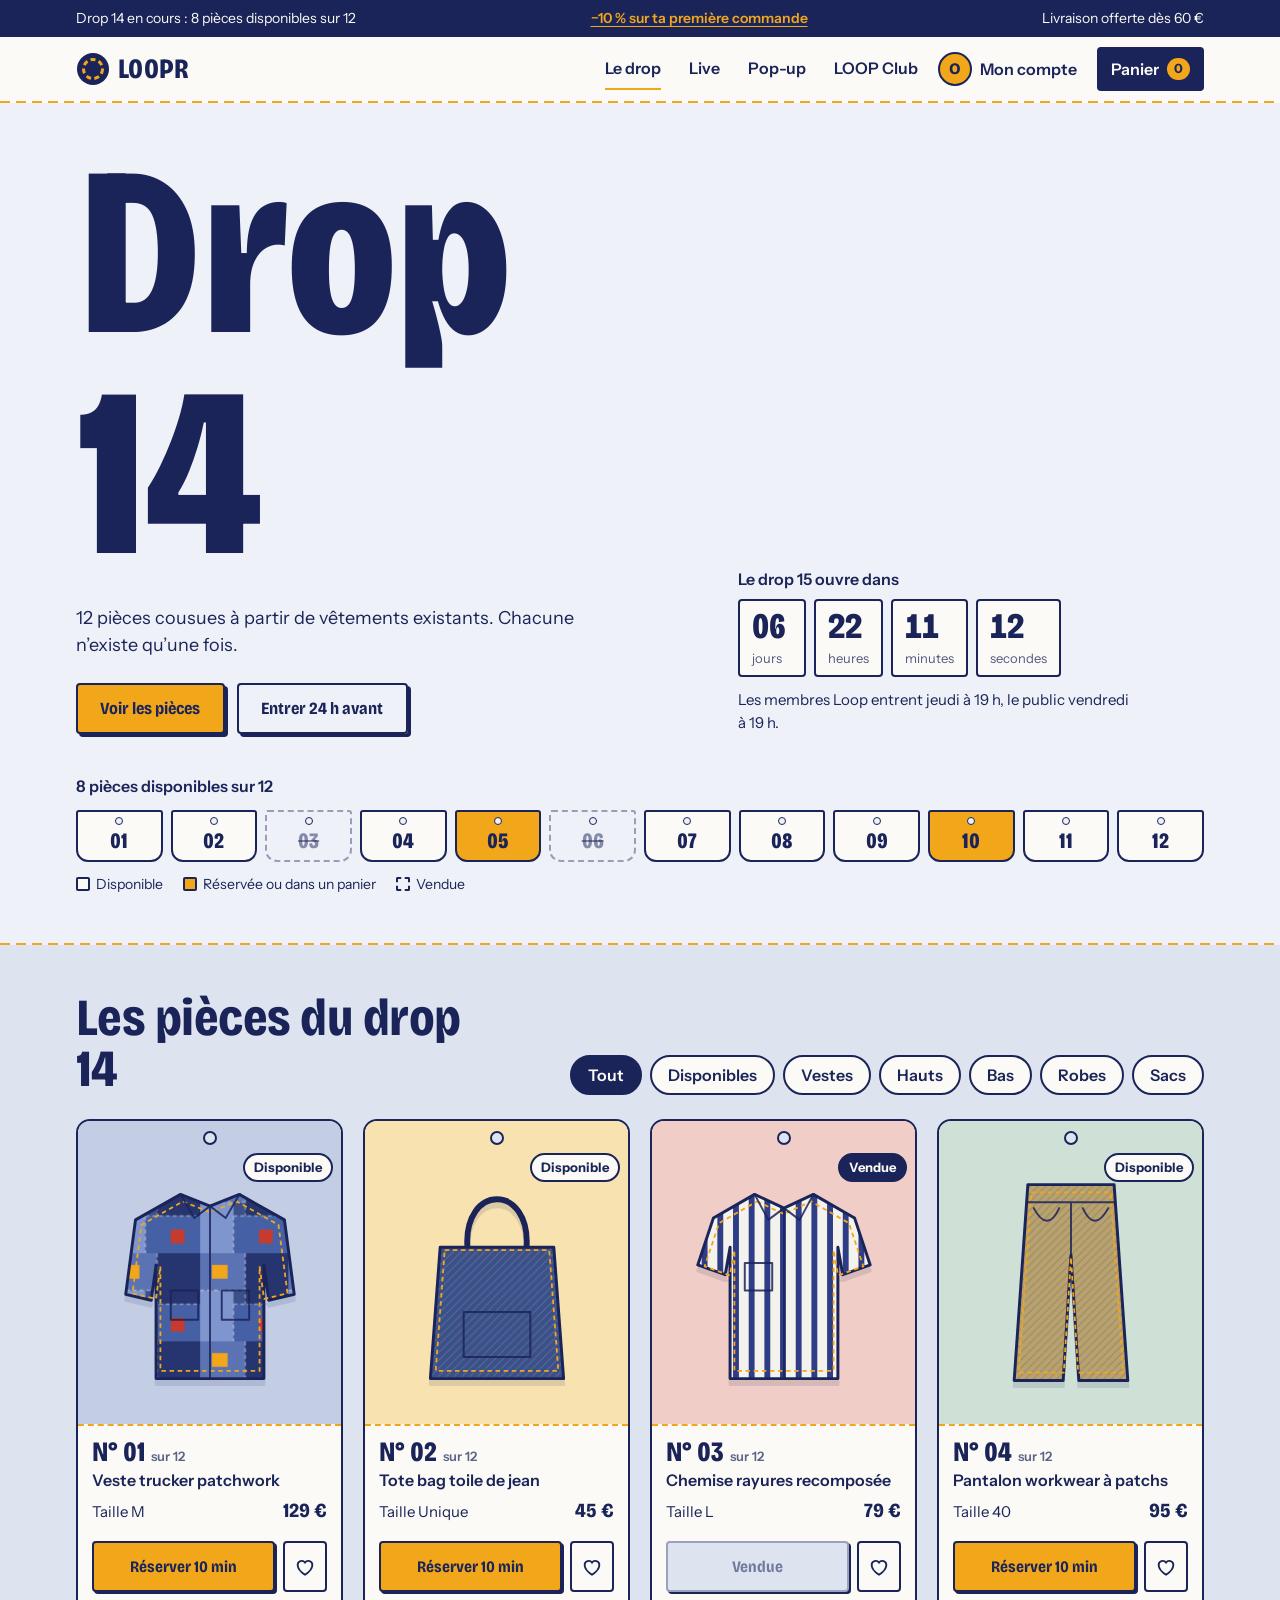
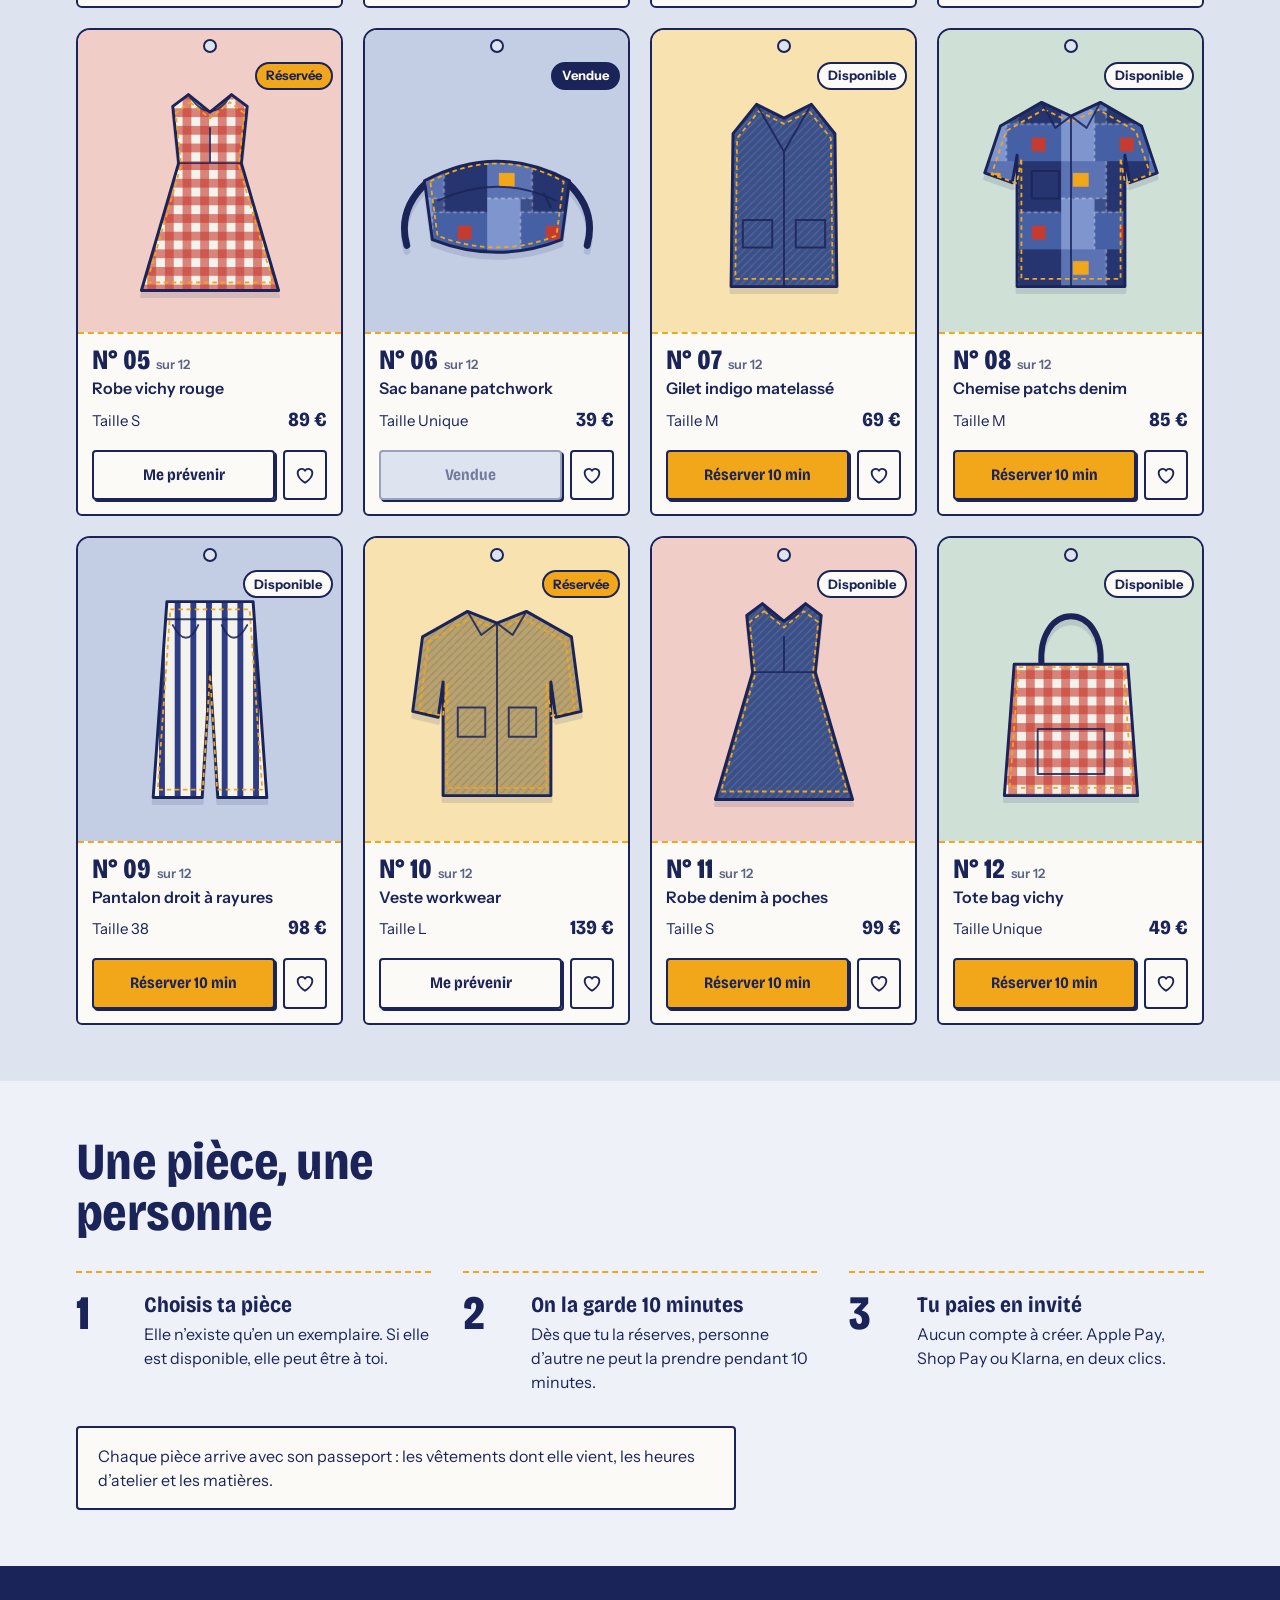
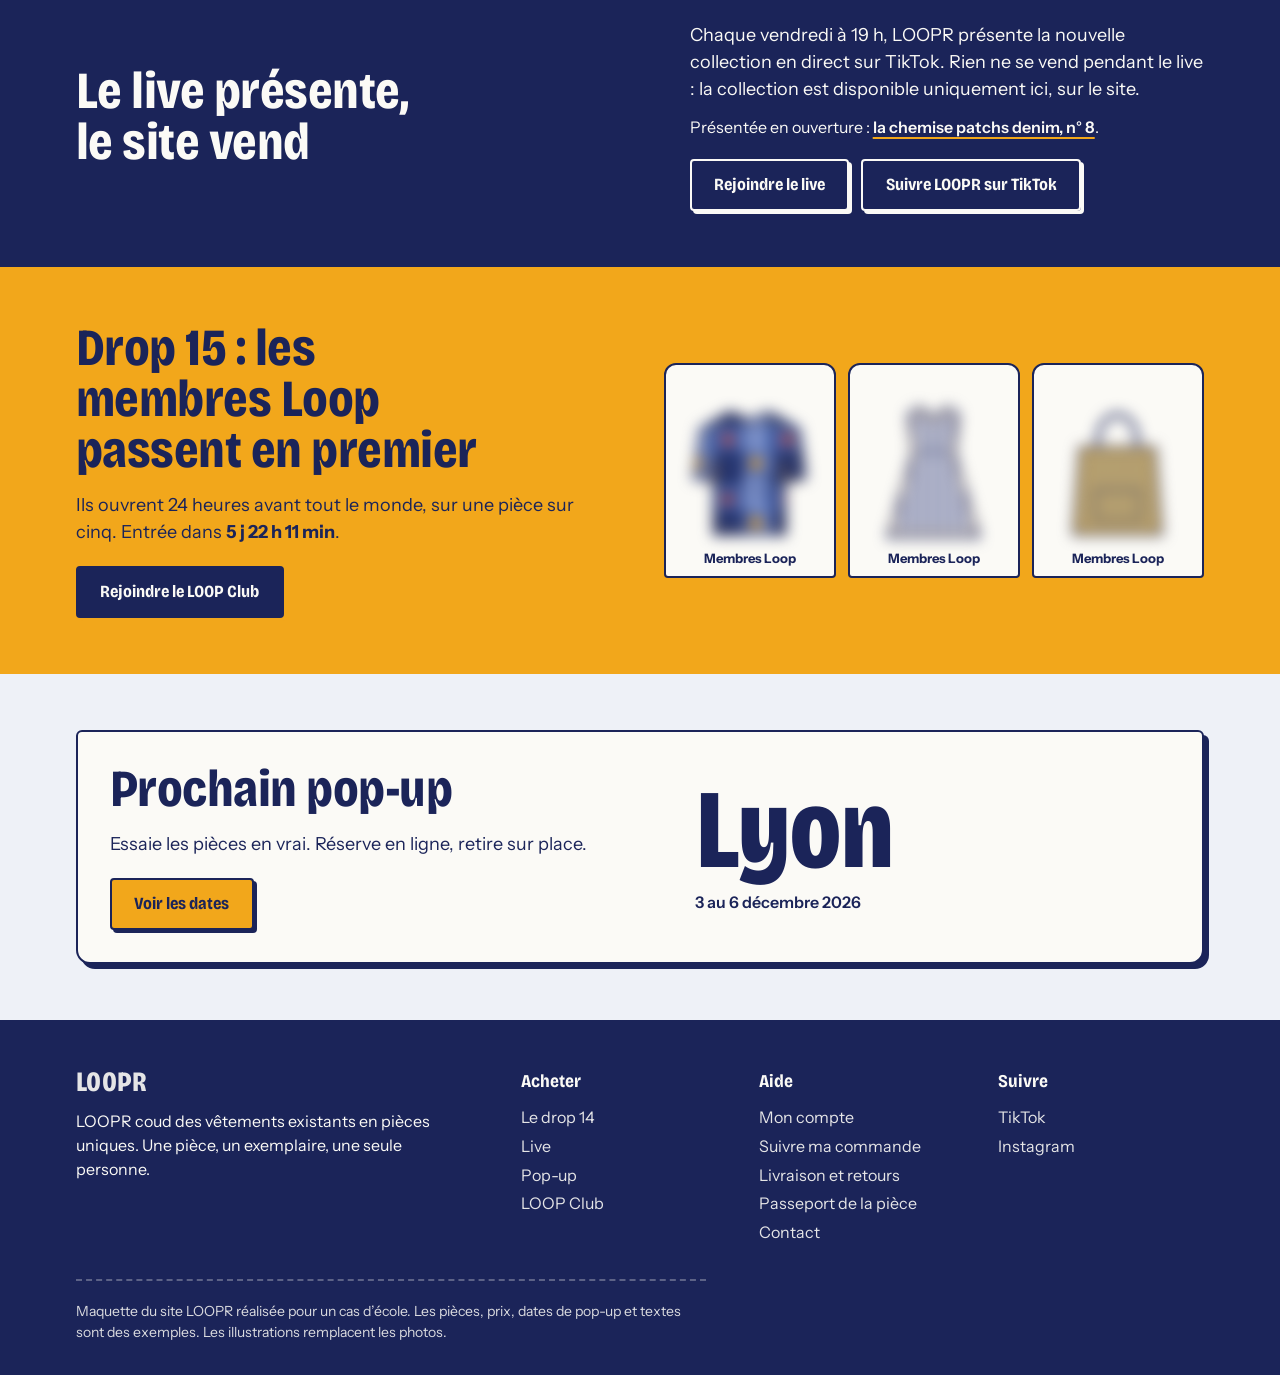
<file: index.html>
<!DOCTYPE html>
<html lang="fr">
<head>
  <meta charset="utf-8">
  <meta name="viewport" content="width=device-width, initial-scale=1">
  <title>LOOPR | Pièces uniques cousues à partir de vêtements existants</title>
  <meta name="description" content="Chaque semaine, un drop de pièces uniques refaites à partir de vêtements existants. Une pièce, un exemplaire.">
  <meta name="theme-color" content="#1b2459">
  <link rel="icon" href="assets/favicon.svg" type="image/svg+xml">
  <link rel="preload" href="assets/fonts/bricolage-grotesque-latin-wdth-normal.woff2" as="font" type="font/woff2" crossorigin>
  <link rel="stylesheet" href="assets/style.css">
</head>
<body data-page="home">
  <div id="site-header"></div>

  <main>
    <section class="hero">
      <div class="wrap">
        <div class="hero-grid">
          <div>
            <h1 class="display">Drop 14</h1>
            <p class="lead">12 pièces cousues à partir de vêtements existants. Chacune n’existe qu’une fois.</p>
            <div class="hero-actions">
              <a class="btn" href="#pieces">Voir les pièces</a>
              <a class="btn btn--ghost" href="club.html">Entrer 24 h avant</a>
            </div>
          </div>
          <div class="countdown-box">
            <p class="countdown-label">Le drop 15 ouvre dans</p>
            <div class="countdown" data-cd="public" data-cd-cells role="timer" aria-label="Compte à rebours avant le drop 15">
              <div class="cd-cell"><span class="cd-num">00</span><span class="cd-unit">jours</span></div>
              <div class="cd-cell"><span class="cd-num">00</span><span class="cd-unit">heures</span></div>
              <div class="cd-cell"><span class="cd-num">00</span><span class="cd-unit">minutes</span></div>
              <div class="cd-cell"><span class="cd-num">00</span><span class="cd-unit">secondes</span></div>
            </div>
            <p class="countdown-note">Les membres Loop entrent jeudi à 19 h, le public vendredi à 19 h.</p>
          </div>
        </div>

        <div class="slots">
          <p class="slots-title" id="slot-title">7 pièces disponibles sur 12</p>
          <div class="slot-row" id="slot-row"></div>
          <div class="slot-legend" aria-hidden="true">
            <span><i></i>Disponible</span>
            <span><i class="l-res"></i>Réservée ou dans un panier</span>
            <span><i class="l-sold"></i>Vendue</span>
          </div>
        </div>
      </div>
    </section>

    <div class="stitch"></div>

    <section class="shelf" id="pieces" aria-labelledby="pieces-title">
      <div class="wrap">
        <div class="shelf-head">
          <h2 class="h2" id="pieces-title">Les pièces du drop 14</h2>
          <div class="chips" id="chips" role="group" aria-label="Filtrer les pièces"></div>
        </div>
        <ul class="grid" id="grid"></ul>
      </div>
    </section>

    <section class="band" aria-labelledby="how-title">
      <div class="wrap">
        <h2 class="h2" id="how-title">Une pièce, une personne</h2>
        <ol class="how-grid">
          <li class="step">
            <span class="step-n">1</span>
            <div><h3>Choisis ta pièce</h3><p>Elle n’existe qu’en un exemplaire. Si elle est disponible, elle peut être à toi.</p></div>
          </li>
          <li class="step">
            <span class="step-n">2</span>
            <div><h3>On la garde 10 minutes</h3><p>Dès que tu la réserves, personne d’autre ne peut la prendre pendant 10 minutes.</p></div>
          </li>
          <li class="step">
            <span class="step-n">3</span>
            <div><h3>Tu paies en invité</h3><p>Aucun compte à créer. Apple Pay, Shop Pay ou Klarna, en deux clics.</p></div>
          </li>
        </ol>
        <p class="passport-note">Chaque pièce arrive avec son passeport : les vêtements dont elle vient, les heures d’atelier et les matières.</p>
      </div>
    </section>

    <section class="band live" aria-labelledby="live-title">
      <div class="wrap">
        <div class="live-grid">
          <div>
            <h2 class="h2" id="live-title">Le live présente, le site vend</h2>
          </div>
          <div>
            <p class="lead">Chaque vendredi à 19 h, LOOPR présente la nouvelle collection en direct sur TikTok. Rien ne se vend pendant le live : la collection est disponible uniquement ici, sur le site.</p>
            <p style="margin-top:.75rem">Présentée en ouverture : <a class="link" href="piece.html?p=8">la chemise patchs denim, n° 8</a>.</p>
            <p style="margin-top:1.25rem;display:flex;flex-wrap:wrap;gap:.75rem"><a class="btn btn--indigo" href="live.html">Rejoindre le live</a><a class="btn btn--ghost" href="#" data-soon>Suivre LOOPR sur TikTok</a></p>
          </div>
        </div>
      </div>
    </section>

    <section class="band next-drop" aria-labelledby="next-title">
      <div class="wrap">
        <div class="next-grid">
          <div>
            <h2 class="h2" id="next-title">Drop 15 : les membres Loop passent en premier</h2>
            <p class="lead" style="margin-top:1rem">Ils ouvrent 24 heures avant tout le monde, sur une pièce sur cinq. Entrée dans <b data-cd="member">0 j</b>.</p>
            <p style="margin-top:1.25rem"><a class="btn btn--indigo" href="club.html">Rejoindre le LOOP Club</a></p>
          </div>
          <div class="blurs" id="blurs" aria-label="Aperçu flouté de trois pièces du prochain drop"></div>
        </div>
      </div>
    </section>

    <section class="band popup-teaser" aria-labelledby="popup-title">
      <div class="wrap">
        <div class="popup-card">
          <div>
            <h2 class="h2" id="popup-title">Prochain pop-up</h2>
            <p class="lead" style="margin-top:1rem">Essaie les pièces en vrai. Réserve en ligne, retire sur place.</p>
            <p style="margin-top:1.25rem"><a class="btn" href="popup.html">Voir les dates</a></p>
          </div>
          <div>
            <p class="display city-big" id="popup-city">Lyon</p>
            <p style="margin-top:.5rem;font-weight:600" id="popup-dates">3 au 6 décembre 2026</p>
          </div>
        </div>
      </div>
    </section>
  </main>

  <div id="site-footer"></div>
  <script src="assets/data.js"></script>
  <script src="assets/app.js"></script>
</body>
</html>
</file>
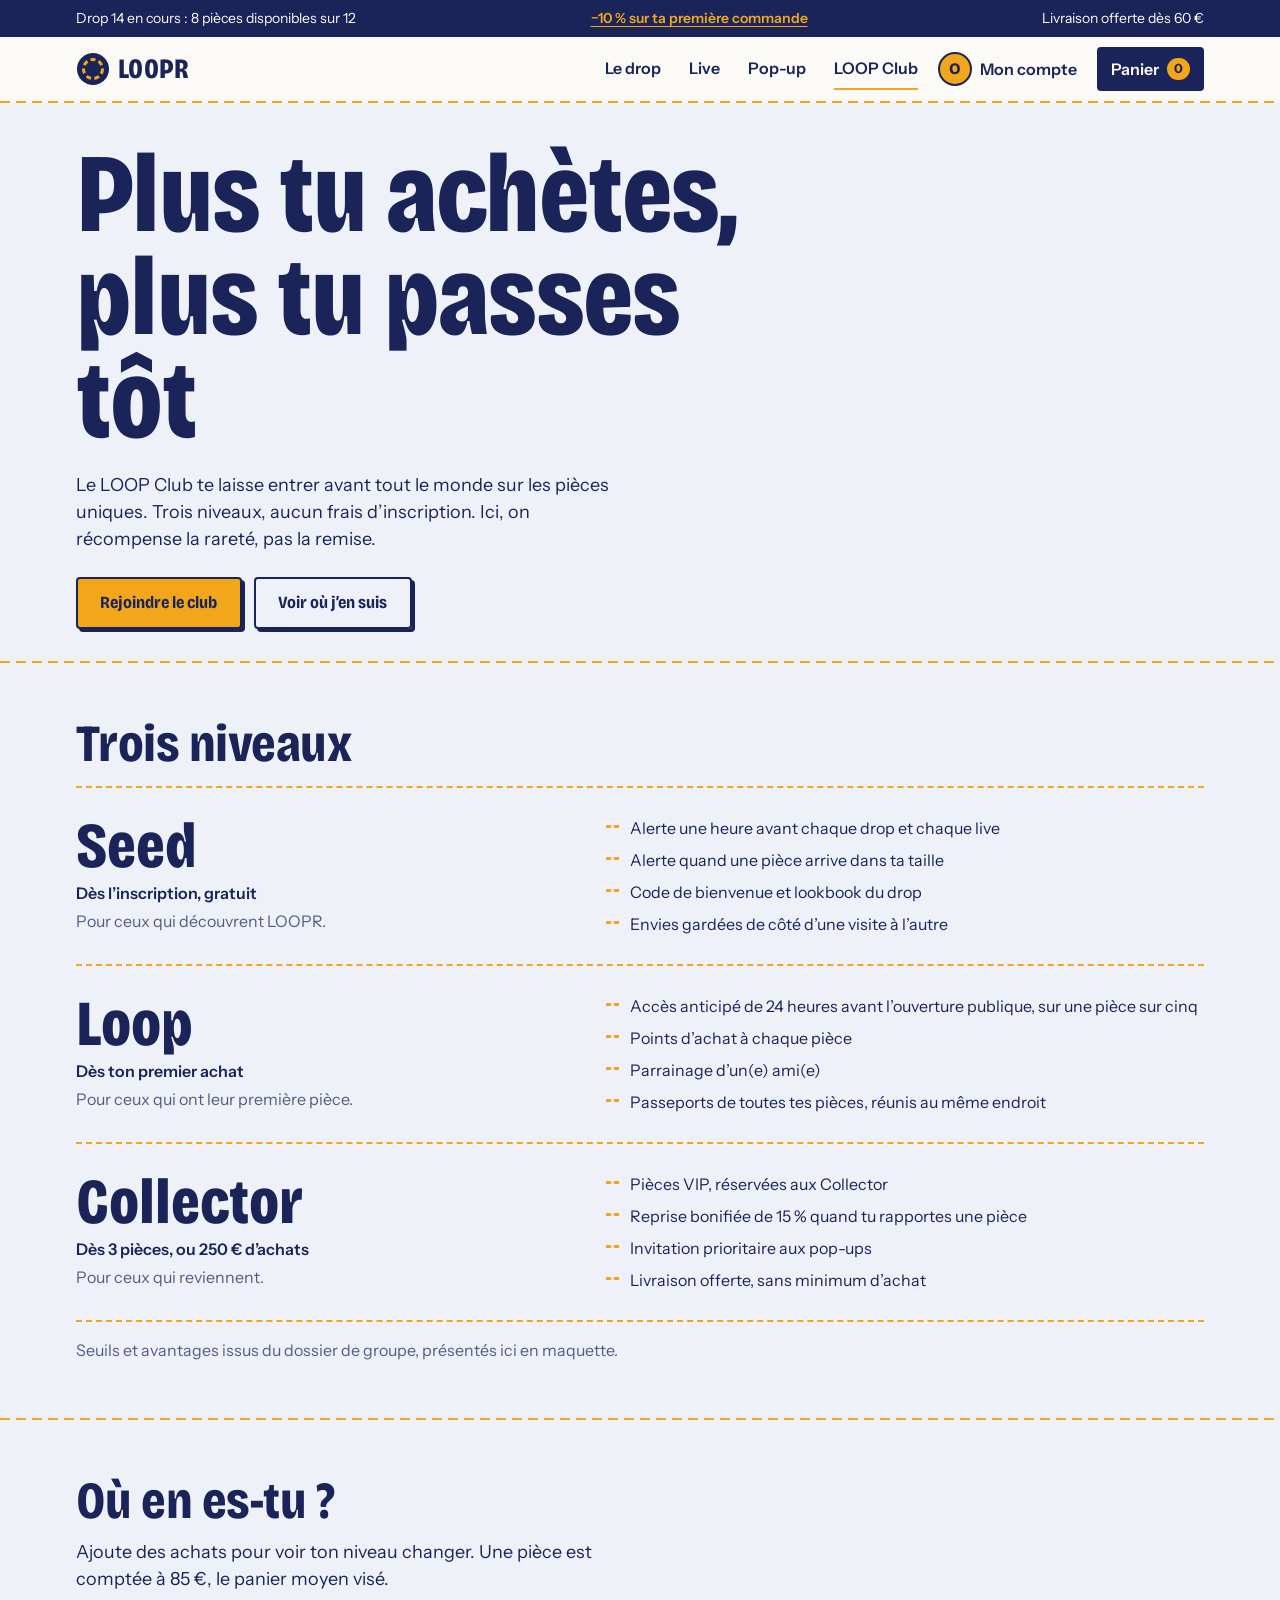
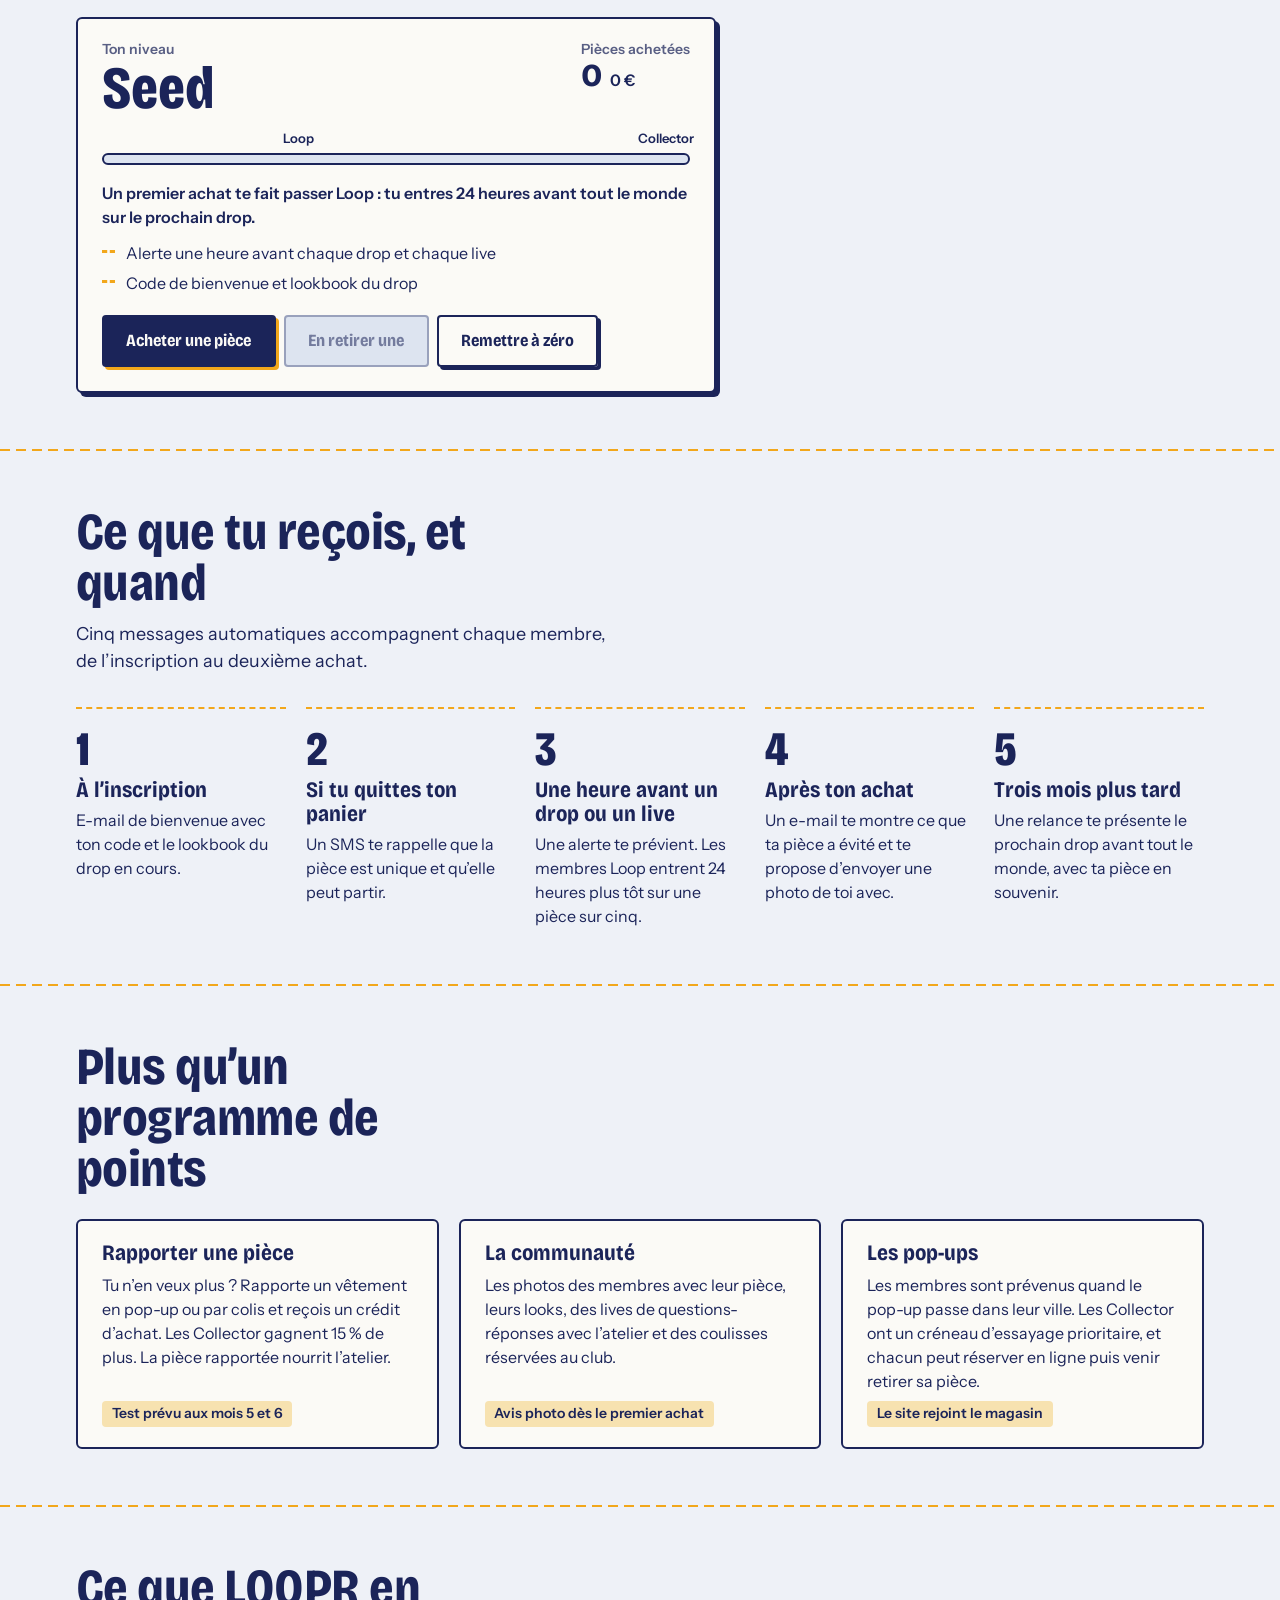
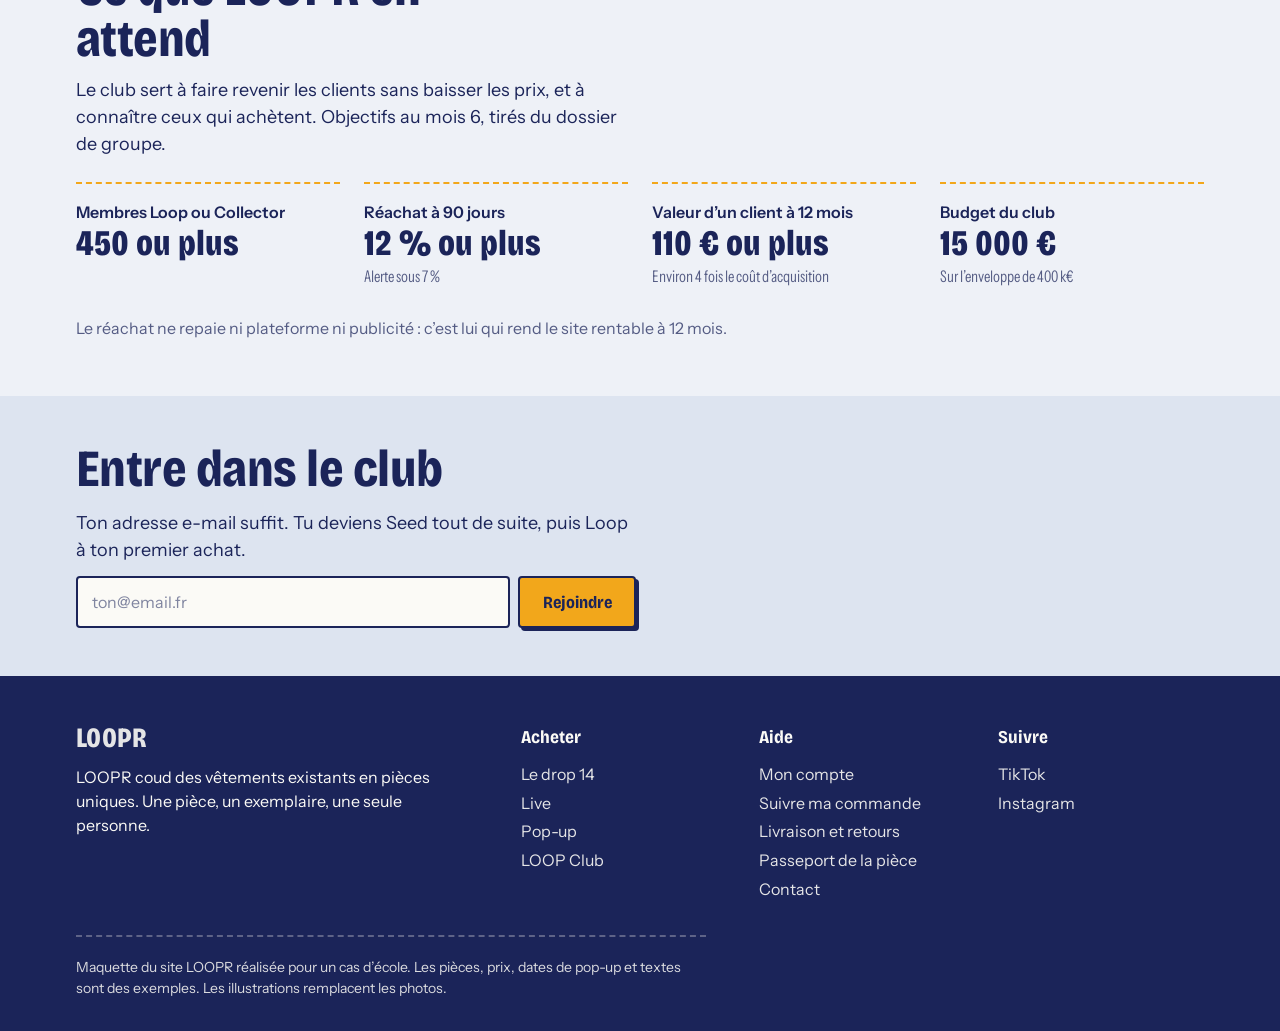
<file: club.html>
<!DOCTYPE html>
<html lang="fr">
<head>
  <meta charset="utf-8">
  <meta name="viewport" content="width=device-width, initial-scale=1">
  <title>LOOP Club | LOOPR</title>
  <meta name="description" content="Le LOOP Club : accès anticipé aux drops, alertes à ta taille et avantages pour les clients fidèles.">
  <meta name="theme-color" content="#1b2459">
  <link rel="icon" href="assets/favicon.svg" type="image/svg+xml">
  <link rel="preload" href="assets/fonts/bricolage-grotesque-latin-wdth-normal.woff2" as="font" type="font/woff2" crossorigin>
  <link rel="stylesheet" href="assets/style.css">
  <link rel="stylesheet" href="assets/order.css">
</head>
<body data-page="club">
  <div id="site-header"></div>

  <main>
    <section class="club-hero">
      <div class="wrap">
        <h1 class="display">Plus tu achètes, plus tu passes tôt</h1>
        <p class="lead" style="margin-top:1.25rem">Le LOOP Club te laisse entrer avant tout le monde sur les pièces uniques. Trois niveaux, aucun frais d’inscription. Ici, on récompense la rareté, pas la remise.</p>
        <div id="club-status" style="margin-top:1.5rem;max-width:560px"></div>
        <p class="club-cta"><a class="btn" href="#rejoindre">Rejoindre le club</a><a class="btn btn--ghost" href="#niveau">Voir où j’en suis</a></p>
      </div>
    </section>

    <div class="stitch"></div>

    <section class="band" aria-labelledby="tiers-title">
      <div class="wrap">
        <h2 class="h2" id="tiers-title">Trois niveaux</h2>
        <div class="tiers">
          <div class="tier">
            <div>
              <h3 class="tier-name">Seed</h3>
              <p class="tier-how">Dès l’inscription, gratuit</p>
              <p class="tier-note">Pour ceux qui découvrent LOOPR.</p>
            </div>
            <ul>
              <li>Alerte une heure avant chaque drop et chaque live</li>
              <li>Alerte quand une pièce arrive dans ta taille</li>
              <li>Code de bienvenue et lookbook du drop</li>
              <li>Envies gardées de côté d’une visite à l’autre</li>
            </ul>
          </div>
          <div class="tier">
            <div>
              <h3 class="tier-name">Loop</h3>
              <p class="tier-how">Dès ton premier achat</p>
              <p class="tier-note">Pour ceux qui ont leur première pièce.</p>
            </div>
            <ul>
              <li>Accès anticipé de 24 heures avant l’ouverture publique, sur une pièce sur cinq</li>
              <li>Points d’achat à chaque pièce</li>
              <li>Parrainage d’un(e) ami(e)</li>
              <li>Passeports de toutes tes pièces, réunis au même endroit</li>
            </ul>
          </div>
          <div class="tier">
            <div>
              <h3 class="tier-name">Collector</h3>
              <p class="tier-how">Dès 3 pièces, ou 250&nbsp;€ d’achats</p>
              <p class="tier-note">Pour ceux qui reviennent.</p>
            </div>
            <ul>
              <li>Pièces VIP, réservées aux Collector</li>
              <li>Reprise bonifiée de 15&nbsp;% quand tu rapportes une pièce</li>
              <li>Invitation prioritaire aux pop-ups</li>
              <li>Livraison offerte, sans minimum d’achat</li>
            </ul>
          </div>
        </div>
        <p class="muted" style="margin-top:1rem">Seuils et avantages issus du dossier de groupe, présentés ici en maquette.</p>
      </div>
    </section>

    <div class="stitch"></div>

    <section class="band sim" id="niveau" aria-labelledby="sim-title">
      <div class="wrap">
        <h2 class="h2" id="sim-title">Où en es-tu ?</h2>
        <p class="lead" style="margin-top:0.75rem">Ajoute des achats pour voir ton niveau changer. Une pièce est comptée à 85&nbsp;€, le panier moyen visé.</p>
        <div class="sim-box" id="club-sim" aria-live="polite">
          <div class="sim-top">
            <div class="sim-level"><span class="sim-lbl">Ton niveau</span><b id="sim-level">Seed</b></div>
            <div class="sim-count"><span class="sim-lbl">Pièces achetées</span><b id="sim-n">0</b><span class="sim-eur" id="sim-eur">0&nbsp;€</span></div>
          </div>
          <div class="sim-track" aria-hidden="true"><i id="sim-fill"></i><span class="m1">Loop</span><span class="m3">Collector</span></div>
          <p class="sim-next" id="sim-next"></p>
          <ul class="sim-perks" id="sim-perks"></ul>
          <div class="sim-btns">
            <button class="btn btn--indigo" type="button" data-sim="add">Acheter une pièce</button>
            <button class="btn btn--ghost" type="button" data-sim="sub">En retirer une</button>
            <button class="btn btn--ghost" type="button" data-sim="reset">Remettre à zéro</button>
          </div>
        </div>
      </div>
    </section>

    <div class="stitch"></div>

    <section class="band" aria-labelledby="after-title">
      <div class="wrap">
        <h2 class="h2" id="after-title">Ce que tu reçois, et quand</h2>
        <p class="lead" style="margin-top:0.75rem">Cinq messages automatiques accompagnent chaque membre, de l’inscription au deuxième achat.</p>
        <ol class="how-grid club-steps">
          <li class="step">
            <span class="step-n">1</span>
            <div><h3>À l’inscription</h3><p>E-mail de bienvenue avec ton code et le lookbook du drop en cours.</p></div>
          </li>
          <li class="step">
            <span class="step-n">2</span>
            <div><h3>Si tu quittes ton panier</h3><p>Un SMS te rappelle que la pièce est unique et qu’elle peut partir.</p></div>
          </li>
          <li class="step">
            <span class="step-n">3</span>
            <div><h3>Une heure avant un drop ou un live</h3><p>Une alerte te prévient. Les membres Loop entrent 24 heures plus tôt sur une pièce sur cinq.</p></div>
          </li>
          <li class="step">
            <span class="step-n">4</span>
            <div><h3>Après ton achat</h3><p>Un e-mail te montre ce que ta pièce a évité et te propose d’envoyer une photo de toi avec.</p></div>
          </li>
          <li class="step">
            <span class="step-n">5</span>
            <div><h3>Trois mois plus tard</h3><p>Une relance te présente le prochain drop avant tout le monde, avec ta pièce en souvenir.</p></div>
          </li>
        </ol>
      </div>
    </section>

    <div class="stitch"></div>

    <section class="band" aria-labelledby="more-title">
      <div class="wrap">
        <h2 class="h2" id="more-title">Plus qu’un programme de points</h2>
        <div class="club-cards">
          <article class="club-card">
            <h3>Rapporter une pièce</h3>
            <p>Tu n’en veux plus ? Rapporte un vêtement en pop-up ou par colis et reçois un crédit d’achat. Les Collector gagnent 15&nbsp;% de plus. La pièce rapportée nourrit l’atelier.</p>
            <span class="club-tag">Test prévu aux mois 5 et 6</span>
          </article>
          <article class="club-card">
            <h3>La communauté</h3>
            <p>Les photos des membres avec leur pièce, leurs looks, des lives de questions-réponses avec l’atelier et des coulisses réservées au club.</p>
            <span class="club-tag">Avis photo dès le premier achat</span>
          </article>
          <article class="club-card">
            <h3>Les pop-ups</h3>
            <p>Les membres sont prévenus quand le pop-up passe dans leur ville. Les Collector ont un créneau d’essayage prioritaire, et chacun peut réserver en ligne puis venir retirer sa pièce.</p>
            <span class="club-tag">Le site rejoint le magasin</span>
          </article>
        </div>
      </div>
    </section>

    <div class="stitch"></div>

    <section class="band goals" aria-labelledby="goals-title">
      <div class="wrap">
        <h2 class="h2" id="goals-title">Ce que LOOPR en attend</h2>
        <p class="lead" style="margin-top:0.75rem">Le club sert à faire revenir les clients sans baisser les prix, et à connaître ceux qui achètent. Objectifs au mois 6, tirés du dossier de groupe.</p>
        <dl class="goal-grid">
          <div><dt>Membres Loop ou Collector</dt><dd>450 ou plus</dd></div>
          <div><dt>Réachat à 90 jours</dt><dd>12&nbsp;% ou plus</dd><dd class="goal-sub">Alerte sous 7&nbsp;%</dd></div>
          <div><dt>Valeur d’un client à 12 mois</dt><dd>110&nbsp;€ ou plus</dd><dd class="goal-sub">Environ 4 fois le coût d’acquisition</dd></div>
          <div><dt>Budget du club</dt><dd>15&nbsp;000&nbsp;€</dd><dd class="goal-sub">Sur l’enveloppe de 400&nbsp;k€</dd></div>
        </dl>
        <p class="muted" style="margin-top:1rem">Le réachat ne repaie ni plateforme ni publicité : c’est lui qui rend le site rentable à 12 mois.</p>
      </div>
    </section>

    <section class="join" id="rejoindre" aria-labelledby="join-title">
      <div class="wrap">
        <div class="join-box">
          <h2 class="h2" id="join-title">Entre dans le club</h2>
          <p class="lead" style="margin-top:1rem">Ton adresse e-mail suffit. Tu deviens Seed tout de suite, puis Loop à ton premier achat.</p>
          <form class="form-row" data-toast="Bienvenue chez les Seed. Tu recevras l’alerte du prochain drop.">
            <label class="sr-only" for="club-mail">Adresse e-mail</label>
            <input class="input" id="club-mail" type="email" required placeholder="ton@email.fr" autocomplete="email">
            <button class="btn" type="submit">Rejoindre</button>
          </form>
        </div>
      </div>
    </section>
  </main>

  <div id="site-footer"></div>
  <script src="assets/data.js"></script>
  <script src="assets/app.js"></script>
  <script src="assets/order.js"></script>
  <script src="assets/club.js"></script>
</body>
</html>
</file>
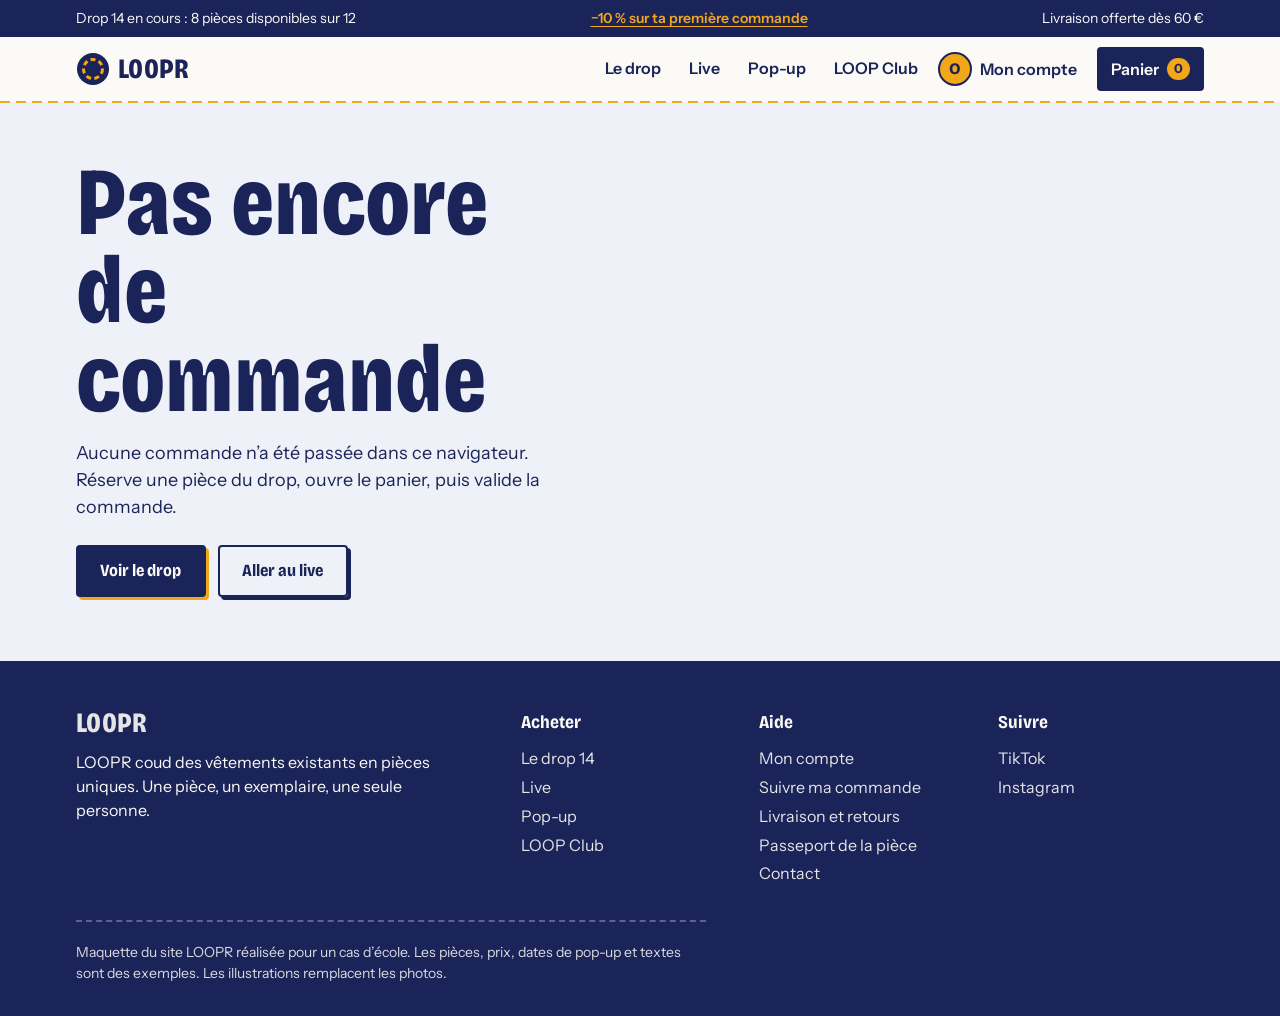
<file: commande.html>
<!DOCTYPE html>
<html lang="fr">
<head>
  <meta charset="utf-8">
  <meta name="viewport" content="width=device-width, initial-scale=1">
  <title>Commande confirmée | LOOPR</title>
  <meta name="description" content="Ta commande LOOPR est confirmée (maquette : aucun paiement réel).">
  <meta name="theme-color" content="#1b2459">
  <link rel="icon" href="assets/favicon.svg" type="image/svg+xml">
  <link rel="preload" href="assets/fonts/bricolage-grotesque-latin-wdth-normal.woff2" as="font" type="font/woff2" crossorigin>
  <link rel="stylesheet" href="assets/style.css">
  <link rel="stylesheet" href="assets/order.css">
</head>
<body data-page="order">
  <div id="site-header"></div>

  <main class="ord">
    <div class="wrap" id="ord-root"><noscript><p>Cette page a besoin de JavaScript.</p></noscript></div>
  </main>

  <div id="site-footer"></div>
  <script src="assets/data.js"></script>
  <script src="assets/app.js"></script>
  <script src="assets/order.js"></script>
</body>
</html>
</file>
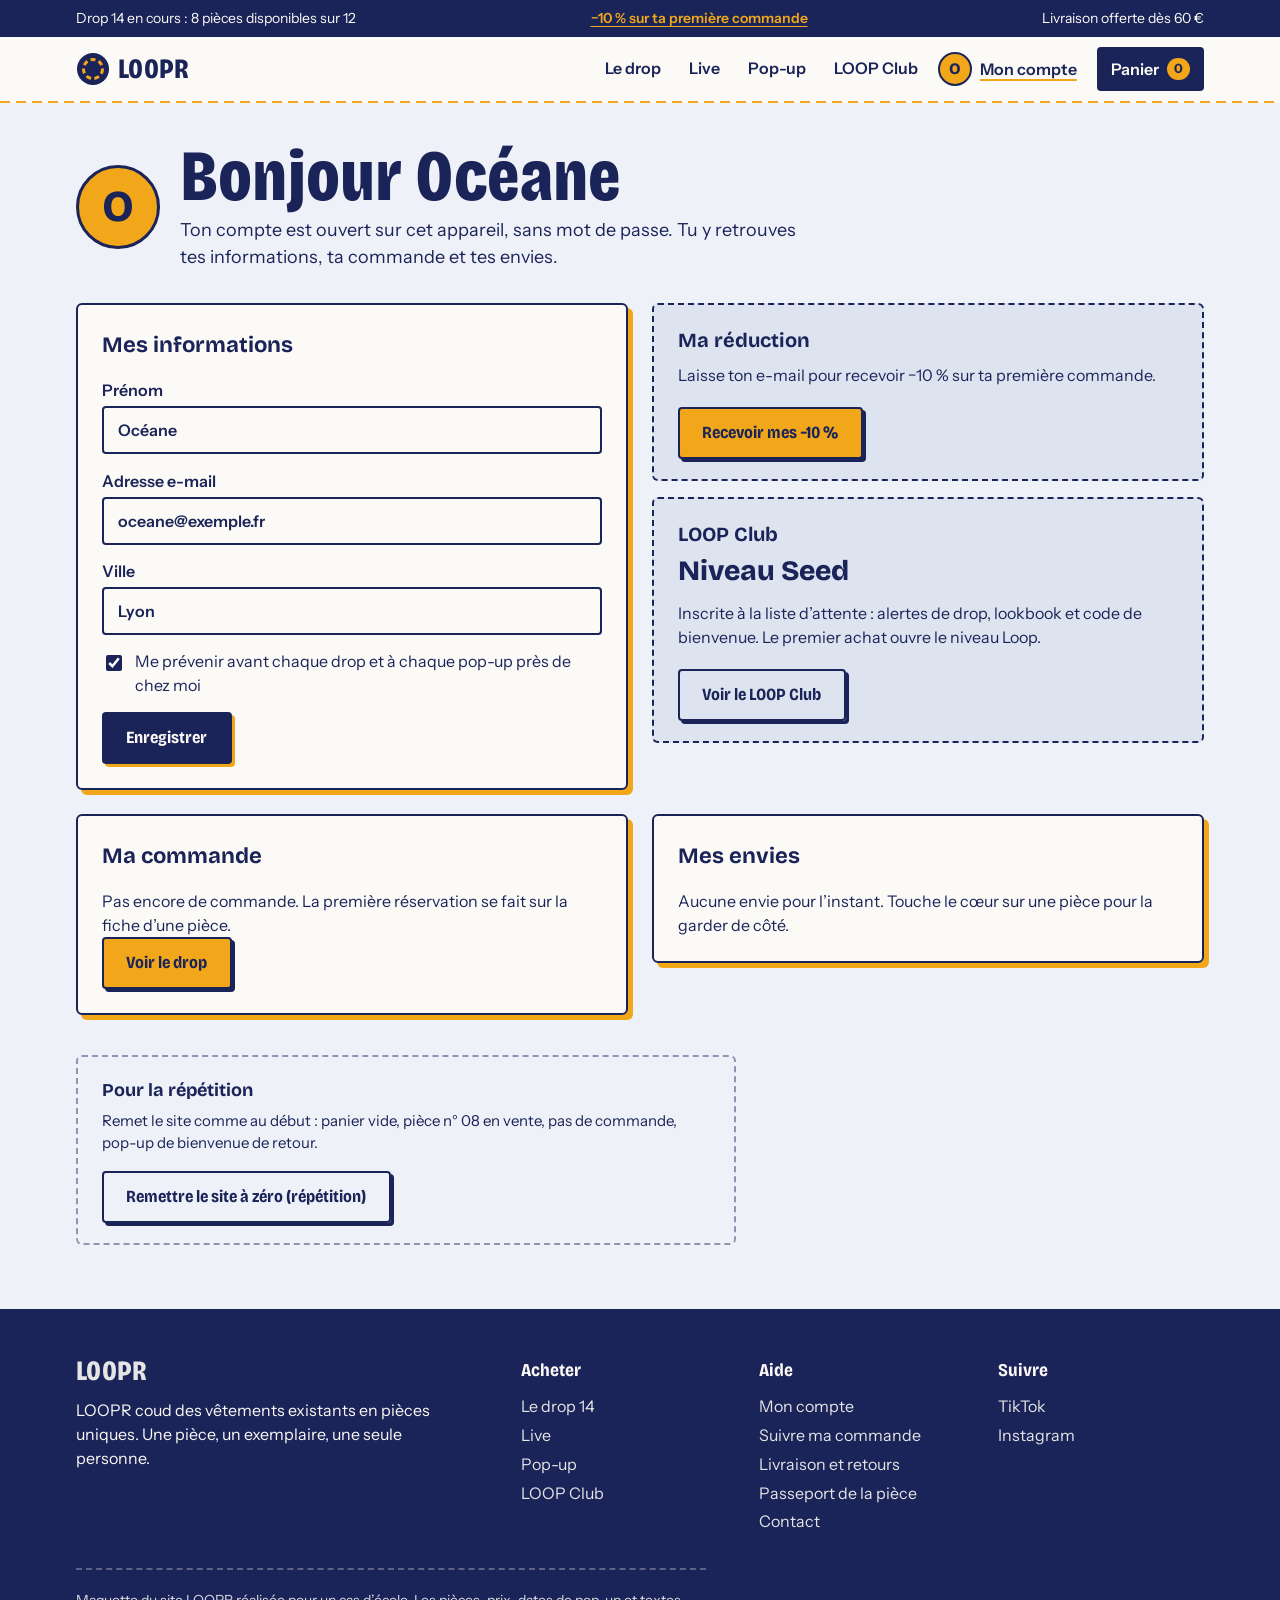
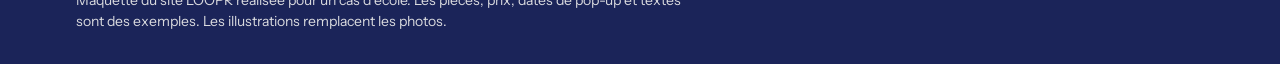
<file: compte.html>
<!DOCTYPE html>
<html lang="fr">
<head>
  <meta charset="utf-8">
  <meta name="viewport" content="width=device-width, initial-scale=1">
  <title>Mon compte | LOOPR</title>
  <meta name="description" content="Ton compte LOOPR : tes informations, ta commande, tes envies et ton niveau LOOP Club.">
  <meta name="theme-color" content="#1b2459">
  <link rel="icon" href="assets/favicon.svg" type="image/svg+xml">
  <link rel="preload" href="assets/fonts/bricolage-grotesque-latin-wdth-normal.woff2" as="font" type="font/woff2" crossorigin>
  <link rel="stylesheet" href="assets/style.css">
  <link rel="stylesheet" href="assets/order.css">
</head>
<body data-page="account">
  <div id="site-header"></div>

  <main class="ord acct">
    <div class="wrap" id="acct-root"><noscript><p>Cette page a besoin de JavaScript.</p></noscript></div>
  </main>

  <div id="site-footer"></div>
  <script src="assets/data.js"></script>
  <script src="assets/app.js"></script>
  <script src="assets/compte.js"></script>
</body>
</html>
</file>
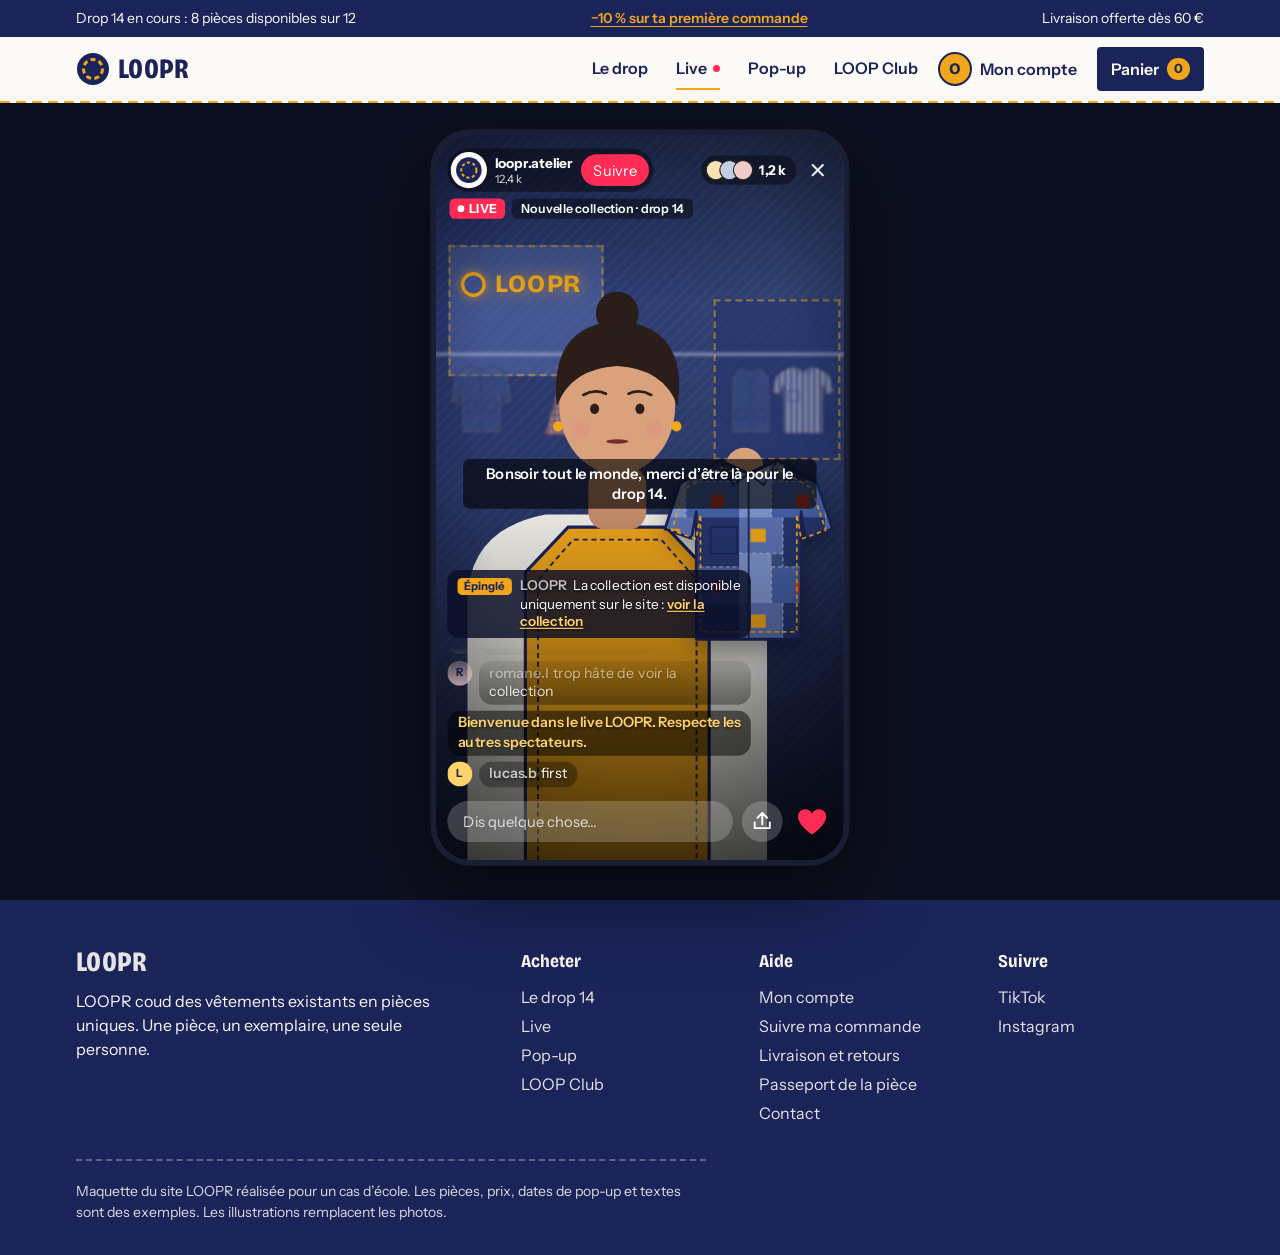
<file: live.html>
<!DOCTYPE html>
<html lang="fr">
<head>
  <meta charset="utf-8">
  <meta name="viewport" content="width=device-width, initial-scale=1">
  <title>Live | LOOPR</title>
  <meta name="description" content="Le live LOOPR : la nouvelle collection présentée en direct, disponible uniquement sur le site.">
  <meta name="theme-color" content="#1b2459">
  <link rel="icon" href="assets/favicon.svg" type="image/svg+xml">
  <link rel="preload" href="assets/fonts/bricolage-grotesque-latin-wdth-normal.woff2" as="font" type="font/woff2" crossorigin>
  <link rel="preload" href="assets/fonts/instrument-sans-latin-wdth-normal.woff2" as="font" type="font/woff2" crossorigin>
  <link rel="stylesheet" href="assets/style.css">
  <link rel="stylesheet" href="assets/live.css">
</head>
<body data-page="live">
  <div id="site-header"></div>

  <main class="live-page">
    <div class="wrap live-layout">
      <h1 class="sr-only">Live LOOPR : la nouvelle collection, disponible uniquement sur le site</h1>
      <div class="live-stage-col">
        <div class="lv-phone" id="lv-phone">
          <div class="lv-stage" id="live-root" aria-label="Live LOOPR, simulation">
            <noscript><p class="lv-noscript">Le live est simulé avec JavaScript. Active-le pour le voir.</p></noscript>
          </div>
        </div>
      </div>

    </div>
  </main>

  <div id="site-footer"></div>

  <script src="assets/data.js"></script>
  <script src="assets/app.js"></script>
  <script src="assets/live.js"></script>
</body>
</html>
</file>
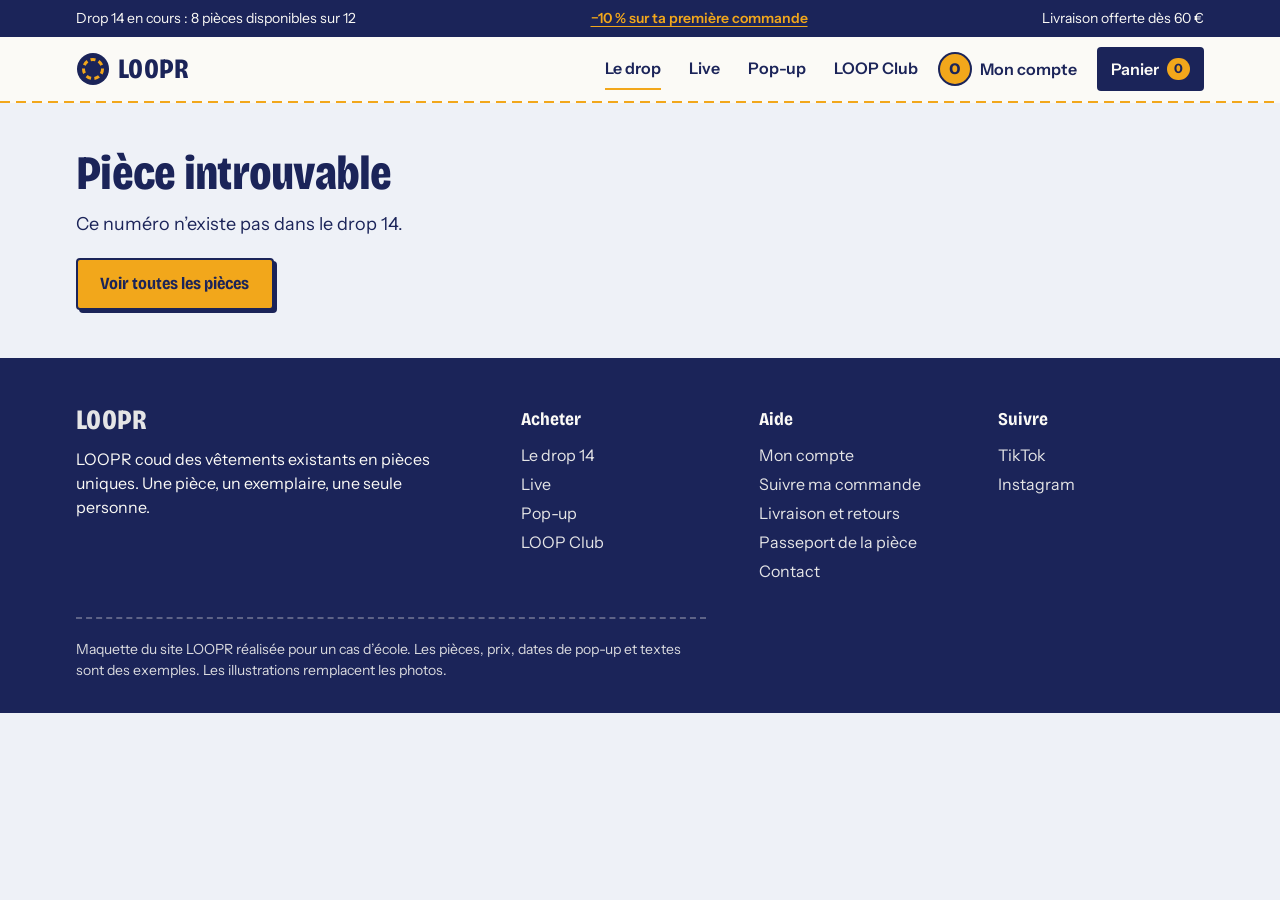
<file: piece.html>
<!DOCTYPE html>
<html lang="fr">
<head>
  <meta charset="utf-8">
  <meta name="viewport" content="width=device-width, initial-scale=1">
  <title>Pièce | LOOPR</title>
  <meta name="theme-color" content="#1b2459">
  <link rel="icon" href="assets/favicon.svg" type="image/svg+xml">
  <link rel="preload" href="assets/fonts/bricolage-grotesque-latin-wdth-normal.woff2" as="font" type="font/woff2" crossorigin>
  <link rel="stylesheet" href="assets/style.css">
</head>
<body data-page="piece">
  <div id="site-header"></div>
  <main id="piece-root"></main>
  <div id="site-footer"></div>
  <script src="assets/data.js"></script>
  <script src="assets/app.js"></script>
</body>
</html>
</file>
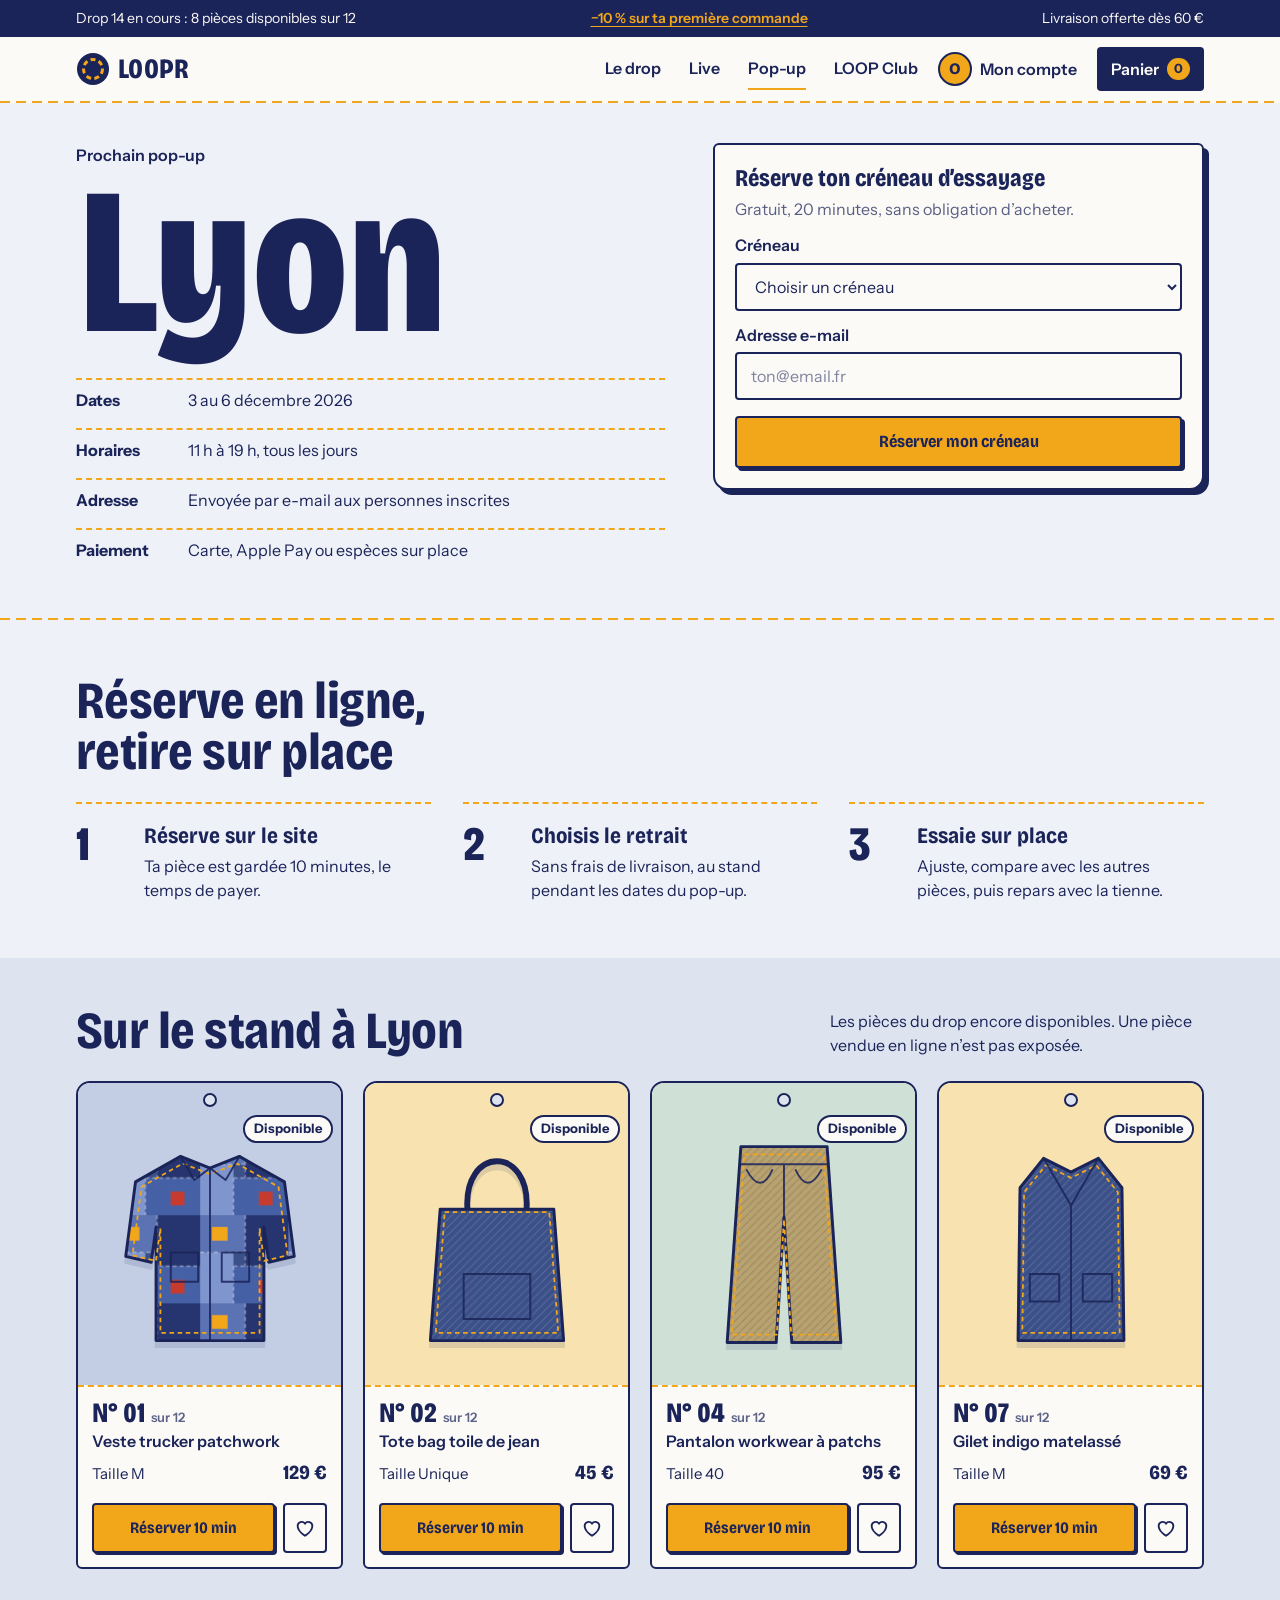
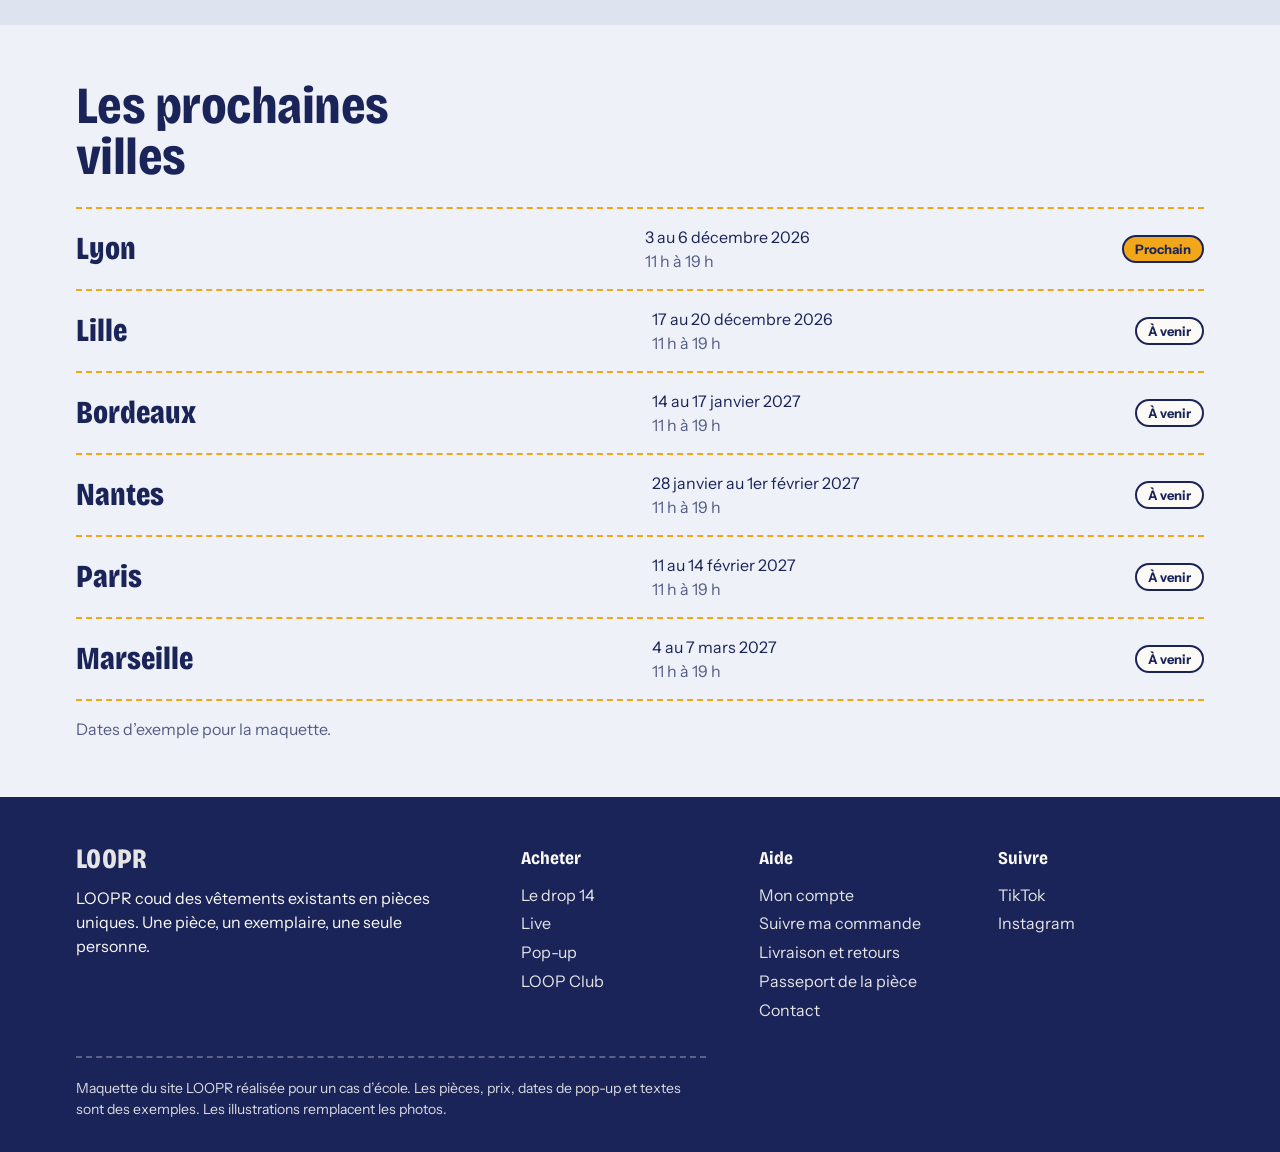
<file: popup.html>
<!DOCTYPE html>
<html lang="fr">
<head>
  <meta charset="utf-8">
  <meta name="viewport" content="width=device-width, initial-scale=1">
  <title>Pop-up | LOOPR</title>
  <meta name="description" content="Les prochains pop-up LOOPR : essaie les pièces en vrai, réserve en ligne et retire sur place.">
  <meta name="theme-color" content="#1b2459">
  <link rel="icon" href="assets/favicon.svg" type="image/svg+xml">
  <link rel="preload" href="assets/fonts/bricolage-grotesque-latin-wdth-normal.woff2" as="font" type="font/woff2" crossorigin>
  <link rel="stylesheet" href="assets/style.css">
</head>
<body data-page="popup">
  <div id="site-header"></div>

  <main>
    <section class="popup-hero">
      <div class="wrap popup-hero-grid">
        <div>
          <p style="font-weight:600">Prochain pop-up</p>
          <h1 class="display city-big" style="font-size:clamp(5rem,26vw,13rem)">Lyon</h1>
          <dl class="facts">
            <div><dt>Dates</dt><dd>3 au 6 décembre 2026</dd></div>
            <div><dt>Horaires</dt><dd>11 h à 19 h, tous les jours</dd></div>
            <div><dt>Adresse</dt><dd>Envoyée par e-mail aux personnes inscrites</dd></div>
            <div><dt>Paiement</dt><dd>Carte, Apple Pay ou espèces sur place</dd></div>
          </dl>
        </div>
        <div class="panel-form">
          <h2>Réserve ton créneau d’essayage</h2>
          <p class="muted" style="margin-top:.35rem">Gratuit, 20 minutes, sans obligation d’acheter.</p>
          <form data-toast="Créneau noté. Une confirmation arrive par e-mail.">
            <label class="field-label" for="pp-slot">Créneau</label>
            <select class="select" id="pp-slot" required>
              <option value="">Choisir un créneau</option>
              <option>Jeudi 3 décembre, 11 h à 13 h</option>
              <option>Jeudi 3 décembre, 15 h à 19 h</option>
              <option>Vendredi 4 décembre, 11 h à 13 h</option>
              <option>Samedi 5 décembre, 11 h à 15 h</option>
              <option>Dimanche 6 décembre, 11 h à 19 h</option>
            </select>
            <label class="field-label" for="pp-mail">Adresse e-mail</label>
            <input class="input" style="width:100%;margin-top:.35rem" id="pp-mail" type="email" required placeholder="ton@email.fr" autocomplete="email">
            <button class="btn btn--block" style="margin-top:1rem" type="submit">Réserver mon créneau</button>
          </form>
        </div>
      </div>
    </section>

    <div class="stitch"></div>

    <section class="band">
      <div class="wrap">
        <h2 class="h2">Réserve en ligne, retire sur place</h2>
        <ol class="steps-inline how-grid" style="margin-top:1.5rem">
          <li class="step"><span class="step-n">1</span><div><h3>Réserve sur le site</h3><p>Ta pièce est gardée 10 minutes, le temps de payer.</p></div></li>
          <li class="step"><span class="step-n">2</span><div><h3>Choisis le retrait</h3><p>Sans frais de livraison, au stand pendant les dates du pop-up.</p></div></li>
          <li class="step"><span class="step-n">3</span><div><h3>Essaie sur place</h3><p>Ajuste, compare avec les autres pièces, puis repars avec la tienne.</p></div></li>
        </ol>
      </div>
    </section>

    <section class="shelf" aria-labelledby="pp-pieces">
      <div class="wrap">
        <div class="shelf-head">
          <h2 class="h2" id="pp-pieces">Sur le stand à Lyon</h2>
          <p style="max-width:34ch">Les pièces du drop encore disponibles. Une pièce vendue en ligne n’est pas exposée.</p>
        </div>
        <ul class="grid" id="popup-pieces"></ul>
      </div>
    </section>

    <section class="band">
      <div class="wrap">
        <h2 class="h2">Les prochaines villes</h2>
        <ul class="cal" id="cal"></ul>
        <p class="muted" style="margin-top:1rem">Dates d’exemple pour la maquette.</p>
      </div>
    </section>
  </main>

  <div id="site-footer"></div>
  <script src="assets/data.js"></script>
  <script src="assets/app.js"></script>
</body>
</html>
</file>
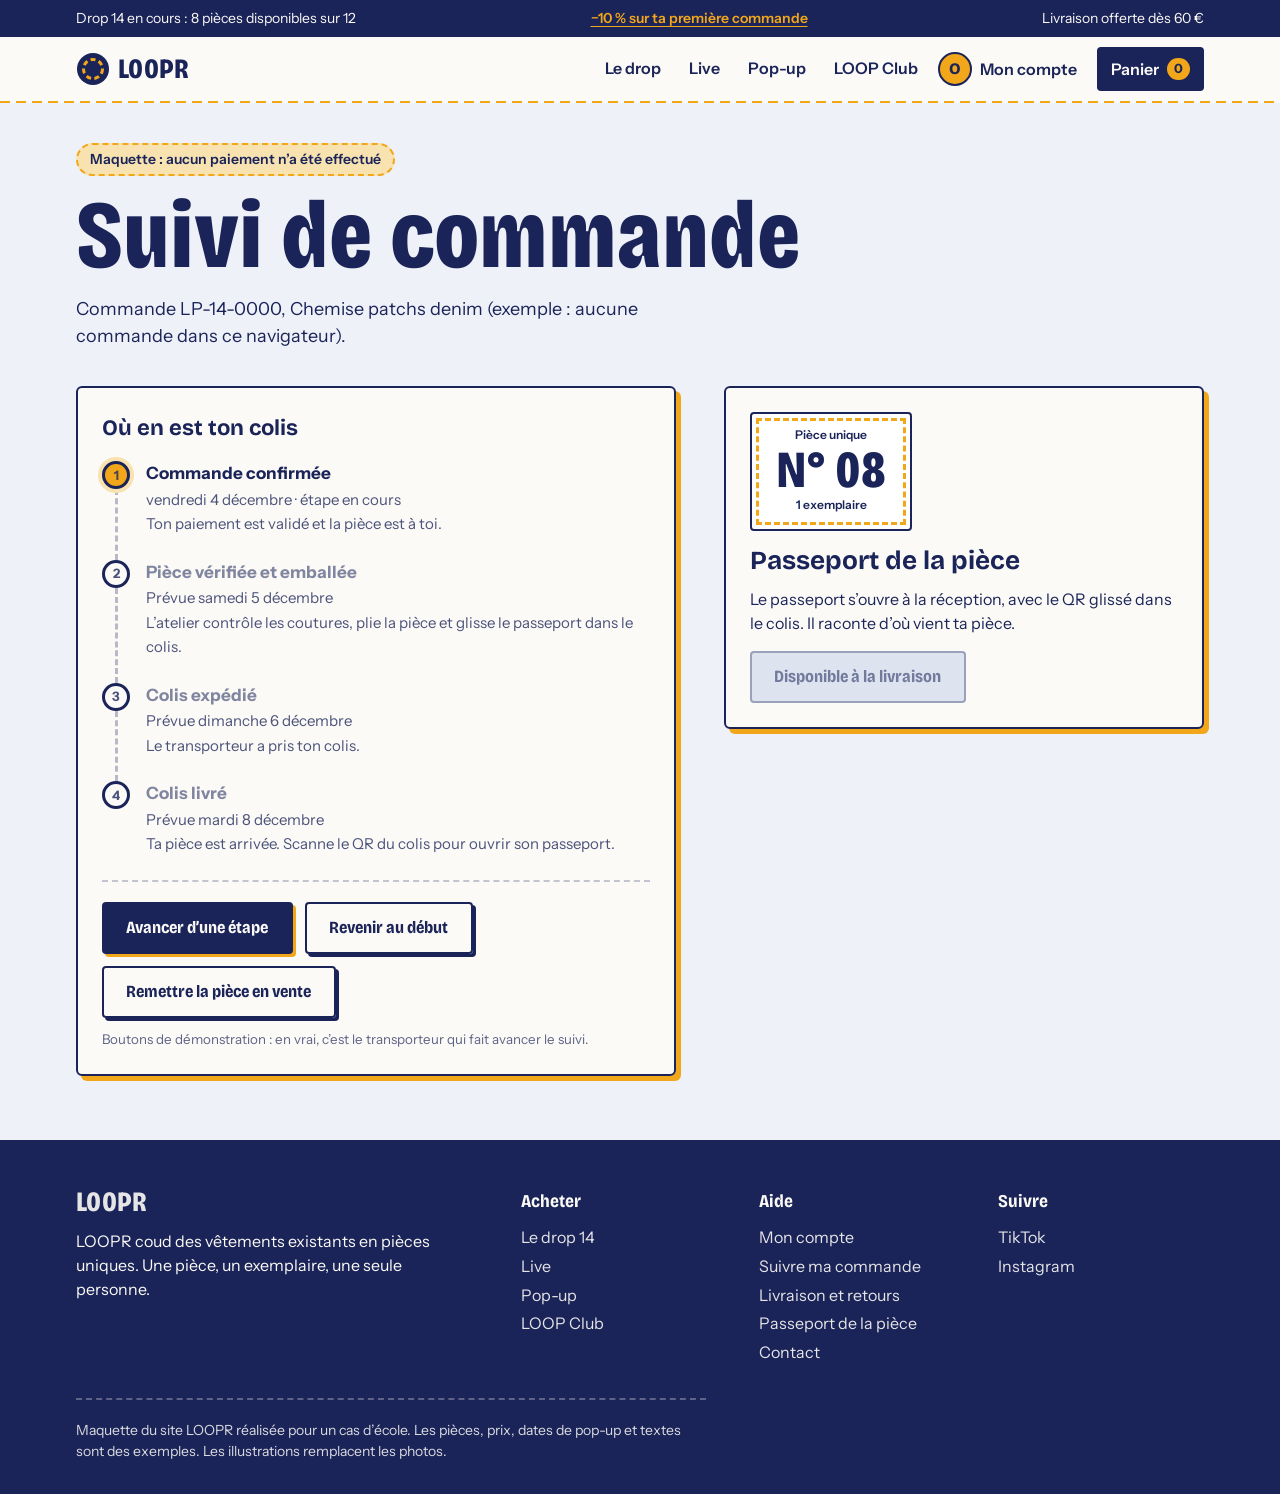
<file: suivi.html>
<!DOCTYPE html>
<html lang="fr">
<head>
  <meta charset="utf-8">
  <meta name="viewport" content="width=device-width, initial-scale=1">
  <title>Suivi de commande | LOOPR</title>
  <meta name="description" content="Suis ta commande LOOPR et ouvre le passeport de ta pièce.">
  <meta name="theme-color" content="#1b2459">
  <link rel="icon" href="assets/favicon.svg" type="image/svg+xml">
  <link rel="preload" href="assets/fonts/bricolage-grotesque-latin-wdth-normal.woff2" as="font" type="font/woff2" crossorigin>
  <link rel="stylesheet" href="assets/style.css">
  <link rel="stylesheet" href="assets/order.css">
</head>
<body data-page="track">
  <div id="site-header"></div>

  <main class="ord">
    <div class="wrap" id="ord-root"><noscript><p>Cette page a besoin de JavaScript.</p></noscript></div>
  </main>

  <div id="site-footer"></div>
  <script src="assets/data.js"></script>
  <script src="assets/app.js"></script>
  <script src="assets/order.js"></script>
</body>
</html>
</file>
<file: assets/style.css>
/* LOOPR — maquette. Identité : denim indigo + surpiqûre ambre. */

@font-face {
  font-family: "Bricolage";
  src: url("fonts/bricolage-grotesque-latin-wdth-normal.woff2") format("woff2-variations");
  font-weight: 200 800;
  font-stretch: 75% 100%;
  font-display: swap;
}
@font-face {
  font-family: "Instrument";
  src: url("fonts/instrument-sans-latin-wdth-normal.woff2") format("woff2-variations");
  font-weight: 400 700;
  font-stretch: 75% 100%;
  font-display: swap;
}

:root {
  --indigo: #1b2459;
  --indigo-soft: #2f3d86;
  --denim: #5c73b3;
  --wash: #dde4f0;
  --wash-deep: #c3cee4;
  --page: #eef1f7;
  --label: #fbfaf6;
  --amber: #f2a71b;
  --amber-pale: #f7e2b0;
  --red: #c73b2e;
  --red-pale: #f1cdc7;
  --line: rgba(27, 36, 89, 0.16);

  --display: "Bricolage", "Arial Narrow", "Helvetica Neue", Arial, sans-serif;
  --body: "Instrument", "Helvetica Neue", Arial, sans-serif;

  --gutter: 20px;
  --maxw: 1200px;
}

*, *::before, *::after { box-sizing: border-box; }
html { -webkit-text-size-adjust: 100%; scroll-behavior: smooth; }
body {
  margin: 0;
  background: var(--page);
  color: var(--indigo);
  font-family: var(--body);
  font-size: 1rem;
  line-height: 1.5;
}
img, svg { display: block; max-width: 100%; }
a { color: inherit; }
button, input, select { font: inherit; color: inherit; }
button { cursor: pointer; }
h1, h2, h3, p, ul, ol, dl, dd, figure { margin: 0; }
ul, ol { padding: 0; list-style: none; }

:focus-visible { outline: 3px solid var(--amber); outline-offset: 3px; }
.sr-only {
  position: absolute; width: 1px; height: 1px; margin: -1px; padding: 0;
  overflow: hidden; clip: rect(0 0 0 0); white-space: nowrap; border: 0;
}

.wrap { width: 100%; max-width: var(--maxw); margin-inline: auto; padding-inline: var(--gutter); }

/* Surpiqûre : le trait pointillé ambre qui sépare les zones */
.stitch {
  height: 2px;
  background: repeating-linear-gradient(90deg, var(--amber) 0 10px, transparent 10px 16px);
}

/* ---------- Typographie ---------- */
.display {
  font-family: var(--display);
  font-weight: 800;
  font-stretch: 75%;
  letter-spacing: -0.015em;
  line-height: 0.92;
}
.h2 {
  font-family: var(--display);
  font-weight: 750;
  font-stretch: 80%;
  font-size: clamp(2rem, 6vw, 3.25rem);
  line-height: 0.98;
  letter-spacing: -0.01em;
  max-width: 16ch;
}
.lead { font-size: 1.125rem; max-width: 46ch; }
.muted { opacity: 0.72; }

/* ---------- Boutons ---------- */
.btn {
  display: inline-flex; align-items: center; justify-content: center; gap: 0.5rem;
  min-height: 48px; padding: 0.7rem 1.4rem;
  background: var(--amber); color: var(--indigo);
  border: 2px solid var(--indigo); border-radius: 4px;
  font-family: var(--display); font-weight: 700; font-stretch: 85%; font-size: 1.0625rem;
  text-decoration: none; text-align: center;
  box-shadow: 3px 3px 0 var(--indigo);
  transition: transform 0.12s ease, box-shadow 0.12s ease;
}
.btn:hover { transform: translate(-1px, -1px); box-shadow: 4px 4px 0 var(--indigo); }
.btn:active { transform: translate(2px, 2px); box-shadow: 1px 1px 0 var(--indigo); }
.btn[disabled], .btn[aria-disabled="true"] {
  background: var(--wash); color: rgba(27, 36, 89, 0.55);
  border-color: rgba(27, 36, 89, 0.35); box-shadow: none; cursor: not-allowed; transform: none;
}
.btn--ghost { background: transparent; }
.btn--indigo { background: var(--indigo); color: var(--label); box-shadow: 3px 3px 0 var(--amber); border-color: var(--indigo); }
.btn--indigo:hover { box-shadow: 4px 4px 0 var(--amber); }
.btn--block { width: 100%; }
.link { text-decoration-thickness: 2px; text-underline-offset: 4px; text-decoration-color: var(--amber); font-weight: 600; }

/* ---------- Bandeau + en-tête ---------- */
.announce { background: var(--indigo); color: var(--label); font-size: 0.875rem; }
.announce .wrap { display: flex; flex-wrap: wrap; gap: 0.25rem 1.5rem; justify-content: space-between; padding-block: 0.5rem; }

.site-header { position: sticky; top: 0; z-index: 30; background: var(--label); }
.site-header .wrap { display: flex; align-items: center; gap: 1rem; min-height: 64px; }
.brand { display: inline-flex; align-items: center; gap: 0.5rem; text-decoration: none; margin-right: auto; }
.brand-word {
  font-family: var(--display); font-weight: 800; font-stretch: 75%;
  font-size: 1.75rem; letter-spacing: 0.01em; line-height: 1;
}
.nav { display: none; gap: 1.75rem; }
.nav a { text-decoration: none; font-weight: 600; padding-block: 0.5rem; border-bottom: 2px solid transparent; }
.nav a:hover, .nav a[aria-current="page"] { border-bottom-color: var(--amber); }
.cart-btn {
  display: inline-flex; align-items: center; gap: 0.5rem; min-height: 44px; padding: 0 0.9rem;
  background: var(--indigo); color: var(--label); border: 0; border-radius: 4px; font-weight: 600;
}
.cart-count {
  min-width: 1.4rem; height: 1.4rem; padding: 0 0.3rem; display: inline-grid; place-items: center;
  background: var(--amber); color: var(--indigo); border-radius: 99px; font-size: 0.8rem; font-weight: 700;
}
.cart-clock { font-variant-numeric: tabular-nums; font-size: 0.875rem; opacity: 0.9; }
.subnav { display: flex; gap: 1.25rem; overflow-x: auto; padding-block: 0.25rem 0.75rem; }
.subnav a { white-space: nowrap; text-decoration: none; font-weight: 600; border-bottom: 2px solid transparent; padding-block: 0.25rem; }
.subnav a[aria-current="page"] { border-bottom-color: var(--amber); }
.site-header .subnav-wrap { display: block; min-height: 0; padding-bottom: 0; }

/* ---------- Accueil : héros ---------- */
.hero { padding-block: 2.5rem 3rem; background: var(--page); }
.hero h1 { font-size: clamp(5.5rem, 28vw, 15rem); }
.hero .lead { margin-top: 1.25rem; }
.hero-grid { display: grid; gap: 2rem; }
.countdown-box { align-self: end; }
.countdown-label { font-weight: 600; margin-bottom: 0.5rem; }
.countdown { display: flex; gap: 0.5rem; }
.cd-cell {
  min-width: 4.25rem; padding: 0.5rem 0.75rem 0.4rem; background: var(--label);
  border: 2px solid var(--indigo); border-radius: 4px; text-align: left;
}
.cd-num { display: block; font-family: var(--display); font-weight: 800; font-stretch: 75%; font-size: 2.25rem; line-height: 1; font-variant-numeric: tabular-nums; }
.cd-unit { font-size: 0.8125rem; opacity: 0.75; }
.countdown-note { margin-top: 0.75rem; font-size: 0.9375rem; max-width: 40ch; }
.hero-actions { margin-top: 1.5rem; display: flex; flex-wrap: wrap; gap: 0.75rem; }

.slots { margin-top: 2.5rem; }
.slots-title { font-weight: 600; margin-bottom: 0.75rem; }
.slot-row { display: grid; grid-template-columns: repeat(6, 1fr); gap: 0.5rem; }
.slot {
  display: grid; place-items: center; min-height: 52px; text-decoration: none;
  font-family: var(--display); font-weight: 800; font-stretch: 75%; font-size: 1.375rem;
  border: 2px solid var(--indigo); background: var(--label); border-radius: 3px 3px 12px 12px; position: relative;
}
.slot::before { content: ""; position: absolute; top: 5px; width: 8px; height: 8px; border-radius: 50%; background: var(--page); border: 1.5px solid var(--indigo); }
.slot span { margin-top: 10px; }
.slot[data-state="reservee"] { background: var(--amber); }
.slot[data-state="vendue"] { background: transparent; border-style: dashed; color: rgba(27, 36, 89, 0.5); border-color: rgba(27, 36, 89, 0.4); }
.slot[data-state="vendue"] span { text-decoration: line-through; text-decoration-thickness: 2px; }
.slot-legend { display: flex; flex-wrap: wrap; gap: 0.5rem 1.25rem; margin-top: 0.75rem; font-size: 0.875rem; }
.slot-legend i { display: inline-block; width: 0.9rem; height: 0.9rem; border: 2px solid var(--indigo); border-radius: 2px; vertical-align: -2px; margin-right: 0.35rem; background: var(--label); }
.slot-legend .l-res { background: var(--amber); }
.slot-legend .l-sold { border-style: dashed; background: transparent; }

/* ---------- Étagère de pièces ---------- */
.shelf { padding-block: 3rem 3.5rem; background: var(--wash); }
.shelf-head { display: flex; flex-wrap: wrap; justify-content: space-between; align-items: end; gap: 1rem; margin-bottom: 1.5rem; }
.chips { display: flex; flex-wrap: wrap; gap: 0.5rem; }
.chip {
  min-height: 40px; padding: 0 1rem; background: var(--label); border: 2px solid var(--indigo);
  border-radius: 99px; font-weight: 600;
}
.chip[aria-pressed="true"] { background: var(--indigo); color: var(--label); }

.grid { display: grid; grid-template-columns: repeat(2, 1fr); gap: 0.875rem; }
.tag {
  position: relative; display: flex; flex-direction: column; background: var(--label);
  border: 2px solid var(--indigo); border-radius: 14px 14px 6px 6px; overflow: hidden;
}
.tag-link { text-decoration: none; display: flex; flex-direction: column; flex: 1; }
.tag-panel { position: relative; aspect-ratio: 4 / 4.6; display: grid; place-items: center; padding: 1.75rem 0.75rem 0.5rem; }
.tag-panel::before {
  content: ""; position: absolute; top: 0.6rem; left: 50%; width: 14px; height: 14px; margin-left: -7px;
  border-radius: 50%; background: var(--wash); border: 2px solid var(--indigo); z-index: 2;
}
.tag-panel svg { width: 82%; height: auto; max-height: 100%; filter: drop-shadow(0 6px 0 rgba(27, 36, 89, 0.12)); }
.panel-a { background: var(--wash-deep); }
.panel-b { background: var(--amber-pale); }
.panel-c { background: var(--red-pale); }
.panel-d { background: #cfe0d6; }
.tag-badge {
  position: absolute; right: 0.5rem; top: 2rem; z-index: 2; padding: 0.15rem 0.55rem; border-radius: 99px;
  font-size: 0.8125rem; font-weight: 700; border: 2px solid var(--indigo); background: var(--label);
}
.tag-badge[data-state="reservee"] { background: var(--amber); }
.tag-badge[data-state="vendue"] { background: var(--indigo); color: var(--label); }
.tag-badge[data-state="panier"] { background: var(--amber); }
.tag-info { padding: 0.75rem 0.875rem 0.5rem; border-top: 2px dashed var(--amber); position: relative; }
.tag-num { font-family: var(--display); font-weight: 800; font-stretch: 75%; font-size: 1.75rem; line-height: 1; }
.tag-num small { font-size: 0.8125rem; font-weight: 600; font-stretch: 100%; margin-left: 0.4rem; opacity: 0.7; font-family: var(--body); }
.tag-name { font-weight: 600; line-height: 1.25; margin-top: 0.25rem; }
.tag-meta { display: flex; justify-content: space-between; align-items: baseline; margin-top: 0.35rem; font-size: 0.9375rem; }
.tag-price { font-family: var(--display); font-weight: 750; font-stretch: 85%; font-size: 1.25rem; }
.tag-actions { display: flex; gap: 0.5rem; padding: 0.5rem 0.875rem 0.875rem; }
.tag-actions .btn { flex: 1; min-height: 44px; font-size: 1rem; padding-inline: 0.75rem; box-shadow: 2px 2px 0 var(--indigo); }
.heart {
  width: 44px; min-height: 44px; display: grid; place-items: center; background: transparent;
  border: 2px solid var(--indigo); border-radius: 4px;
}
.heart svg { width: 22px; height: 22px; }
.heart[aria-pressed="true"] svg path { fill: var(--red); stroke: var(--red); }
.empty { grid-column: 1 / -1; padding: 2rem 0; }

/* ---------- Sections génériques ---------- */
.band { padding-block: 3.5rem; }
.how-grid { display: grid; gap: 1.5rem; margin-top: 2rem; }
.step { display: grid; grid-template-columns: 3.25rem 1fr; gap: 0.75rem 1rem; padding-top: 1.25rem; border-top: 2px dashed var(--amber); }
.step-n { font-family: var(--display); font-weight: 800; font-stretch: 75%; font-size: 3rem; line-height: 0.85; }
.step h3 { font-family: var(--display); font-weight: 700; font-stretch: 85%; font-size: 1.375rem; line-height: 1.1; }
.step p { margin-top: 0.35rem; max-width: 38ch; }
.passport-note { margin-top: 2rem; padding: 1rem 1.25rem; background: var(--label); border: 2px solid var(--indigo); border-radius: 4px; max-width: 60ch; }

.live { background: var(--indigo); color: var(--label); }
.live .h2 { max-width: 14ch; }
.live-grid { display: grid; gap: 1.5rem; align-items: center; }
.live-time { display: inline-flex; gap: 0.5rem; align-items: baseline; margin-top: 1rem; }
.live-time b { font-family: var(--display); font-weight: 800; font-stretch: 75%; font-size: 3rem; line-height: 1; }
.live .btn { box-shadow: 3px 3px 0 var(--label); border-color: var(--label); }

.next-drop { background: var(--amber); }
.next-grid { display: grid; gap: 1.75rem; align-items: center; }
.blurs { display: flex; gap: 0.75rem; }
.blur-tile { flex: 1; aspect-ratio: 4 / 5; background: var(--label); border: 2px solid var(--indigo); border-radius: 12px 12px 4px 4px; display: grid; place-items: center; overflow: hidden; position: relative; }
.blur-tile svg { width: 78%; filter: blur(7px); }
.blur-tile::after { content: "Membres Loop"; position: absolute; bottom: 0.5rem; left: 0; right: 0; text-align: center; font-weight: 700; font-size: 0.8125rem; }

.popup-teaser { background: var(--page); }
.popup-card {
  display: grid; gap: 1rem; padding: 1.5rem; background: var(--label); border: 2px solid var(--indigo);
  border-radius: 6px 6px 14px 14px; box-shadow: 5px 5px 0 var(--indigo);
}
.city-big { font-size: clamp(3.5rem, 16vw, 7rem); }

/* ---------- Pied de page ---------- */
.site-footer { background: var(--indigo); color: var(--label); padding-block: 3rem 2rem; }
.foot-grid { display: grid; gap: 2rem; }
.foot-grid h3 { font-family: var(--display); font-weight: 700; font-stretch: 85%; font-size: 1.125rem; margin-bottom: 0.5rem; }
.foot-grid li { padding-block: 0.15rem; }
.foot-grid a { text-decoration: none; opacity: 0.9; }
.foot-grid a:hover { text-decoration: underline; text-decoration-color: var(--amber); text-underline-offset: 4px; }
.foot-note { margin-top: 2rem; padding-top: 1.25rem; border-top: 2px dashed rgba(251, 250, 246, 0.35); font-size: 0.875rem; opacity: 0.85; max-width: 70ch; }

/* ---------- Fiche pièce ---------- */
.crumb { padding-block: 1.25rem 0.5rem; font-size: 0.9375rem; }
.piece-grid { display: grid; gap: 2rem; padding-block: 0.5rem 3rem; }
.gallery { background: var(--wash-deep); border: 2px solid var(--indigo); border-radius: 14px 14px 6px 6px; overflow: hidden; }
.gallery.panel-b { background: var(--amber-pale); }
.gallery.panel-c { background: var(--red-pale); }
.gallery.panel-d { background: #cfe0d6; }
.gallery-bar { display: flex; justify-content: space-between; gap: 0.5rem; padding: 0.75rem 1rem; border-bottom: 2px dashed var(--amber); background: var(--label); font-weight: 600; font-size: 0.9375rem; }
.ba { position: relative; aspect-ratio: 1 / 1; overflow: hidden; touch-action: pan-y; }
.ba-layer { position: absolute; inset: 0; display: grid; place-items: center; }
.ba-layer svg { width: 74%; max-height: 90%; filter: drop-shadow(0 8px 0 rgba(27, 36, 89, 0.12)); }
.ba-before { background: #e4e2dc; clip-path: inset(0 50% 0 0); }
.ba-before .sources { display: flex; width: 86%; gap: 0; align-items: center; justify-content: center; filter: grayscale(0.85) contrast(0.9); }
.ba-before .sources svg { width: 48%; filter: none; }
.ba-cap { position: absolute; top: 0.75rem; padding: 0.15rem 0.6rem; background: var(--label); border: 2px solid var(--indigo); border-radius: 99px; font-weight: 700; font-size: 0.8125rem; z-index: 3; }
.ba-cap--l { left: 0.75rem; }
.ba-cap--r { right: 0.75rem; }
.ba-handle { position: absolute; top: 0; bottom: 0; left: 50%; width: 0; border-left: 3px dashed var(--amber); z-index: 2; pointer-events: none; }
.ba-handle::after { content: ""; position: absolute; top: 50%; left: -17px; width: 31px; height: 31px; margin-top: -15px; background: var(--amber); border: 2px solid var(--indigo); border-radius: 50%; }
.ba-range { position: absolute; inset: 0; width: 100%; height: 100%; margin: 0; opacity: 0; cursor: ew-resize; z-index: 4; }
.ba-range:focus-visible + .ba-focus { outline: 3px solid var(--amber); }
.ba-focus { position: absolute; inset: 0; pointer-events: none; z-index: 5; }
.gallery-foot { padding: 0.75rem 1rem; background: var(--label); border-top: 2px dashed var(--amber); font-size: 0.9375rem; }

.buy h1 { font-size: clamp(2.5rem, 9vw, 4.25rem); font-stretch: 78%; }
.buy-num { display: inline-flex; align-items: center; gap: 0.6rem; margin-bottom: 0.75rem; }
.num-tag { display: inline-block; padding: 0.15rem 0.7rem 0.1rem; background: var(--indigo); color: var(--label); border-radius: 4px; font-family: var(--display); font-weight: 800; font-stretch: 75%; font-size: 1.5rem; line-height: 1.2; }
.buy-price { margin-top: 1rem; font-family: var(--display); font-weight: 800; font-stretch: 80%; font-size: 2.5rem; line-height: 1; }
.buy-sub { margin-top: 0.35rem; }
.status-box { margin-top: 1.25rem; padding: 0.875rem 1rem; border: 2px solid var(--indigo); border-radius: 4px; background: var(--label); font-weight: 600; }
.status-box[data-state="dispo"] { background: #d9ecd9; }
.status-box[data-state="panier"] { background: var(--amber-pale); }
.status-box[data-state="reservee"] { background: var(--amber-pale); }
.status-box[data-state="vendue"] { background: var(--wash); }
.status-box .timer { font-family: var(--display); font-weight: 800; font-size: 1.5rem; font-variant-numeric: tabular-nums; margin-left: 0.5rem; }
.buy-actions { display: grid; gap: 0.75rem; margin-top: 1rem; }
.alert-box { margin-top: 1.5rem; padding-top: 1.25rem; border-top: 2px dashed var(--amber); }
.alert-box h2, .passport h2, .reviews h2, .more h2 { font-family: var(--display); font-weight: 750; font-stretch: 80%; font-size: 1.5rem; line-height: 1.1; }
.form-row { display: flex; flex-wrap: wrap; gap: 0.5rem; margin-top: 0.75rem; }
.input {
  flex: 1 1 14rem; min-height: 48px; padding: 0 0.9rem; background: var(--label);
  border: 2px solid var(--indigo); border-radius: 4px;
}
.input::placeholder { color: rgba(27, 36, 89, 0.55); }
.field-label { display: block; font-weight: 600; margin-top: 0.75rem; }

.passport { padding-block: 0 3rem; }
.label-card {
  margin-top: 1rem; background: var(--label); border: 2px solid var(--indigo); border-radius: 4px;
  box-shadow: 5px 5px 0 var(--indigo); overflow: hidden; max-width: 760px;
}
.label-card-head { display: flex; justify-content: space-between; align-items: center; padding: 0.75rem 1rem; background: var(--indigo); color: var(--label); border-bottom: 3px dashed var(--amber); }
.label-card-head b { font-family: var(--display); font-weight: 800; font-stretch: 75%; font-size: 1.25rem; }
.label-card dl { display: grid; }
.label-card .row { display: grid; gap: 0.15rem; padding: 0.875rem 1rem; border-bottom: 2px dashed var(--line); }
.label-card .row:last-child { border-bottom: 0; }
.label-card dt { font-weight: 700; }

.reviews { padding-block: 0 3rem; }
.review-grid { display: grid; gap: 0.875rem; margin-top: 1rem; }
.review { display: grid; grid-template-columns: 88px 1fr; gap: 0.875rem; padding: 0.75rem; background: var(--label); border: 2px solid var(--indigo); border-radius: 4px; }
.review-ph { background: var(--wash); border-radius: 4px; display: grid; place-items: center; aspect-ratio: 1; overflow: hidden; }
.review-ph svg { height: 86%; width: auto; }
.review-tag { display: inline-block; margin-bottom: 0.25rem; padding: 0 0.5rem; border: 1.5px dashed var(--indigo); border-radius: 99px; font-size: 0.75rem; font-weight: 700; }
.more { padding-block: 2.5rem 3.5rem; background: var(--wash); }

/* ---------- Pop-up ---------- */
.popup-hero { padding-block: 2.5rem 3rem; }
.popup-hero-grid { display: grid; gap: 2rem; align-items: start; }
.facts { margin-top: 1.25rem; display: grid; gap: 0.5rem; }
.facts div { display: grid; grid-template-columns: 6.5rem 1fr; gap: 0.5rem; padding-block: 0.5rem; border-top: 2px dashed var(--amber); }
.facts dt { font-weight: 700; }
.panel-form { padding: 1.25rem; background: var(--label); border: 2px solid var(--indigo); border-radius: 6px 6px 14px 14px; box-shadow: 5px 5px 0 var(--indigo); }
.panel-form h2 { font-family: var(--display); font-weight: 750; font-stretch: 80%; font-size: 1.5rem; line-height: 1.1; }
.select { width: 100%; min-height: 48px; margin-top: 0.35rem; padding: 0 0.9rem; background: var(--label); border: 2px solid var(--indigo); border-radius: 4px; }
.cal { margin-top: 1.5rem; }
.cal-row { display: grid; grid-template-columns: 1fr auto; gap: 0.25rem 1rem; align-items: center; padding-block: 1rem; border-top: 2px dashed var(--amber); }
.cal-row:last-child { border-bottom: 2px dashed var(--amber); }
.cal-city { font-family: var(--display); font-weight: 800; font-stretch: 75%; font-size: 2rem; line-height: 1; }
.pill { display: inline-block; padding: 0.15rem 0.7rem; border: 2px solid var(--indigo); border-radius: 99px; font-weight: 700; font-size: 0.8125rem; background: var(--label); }
.pill--next { background: var(--amber); }
.steps-inline { display: grid; gap: 1.25rem; margin-top: 1.5rem; }

/* ---------- LOOP Club ---------- */
.club-hero { padding-block: 2.5rem 2rem; }
.club-hero h1 { font-size: clamp(3rem, 13vw, 7rem); max-width: 12ch; }
.tiers { margin-top: 1rem; }
.tier { display: grid; gap: 0.75rem 2rem; padding-block: 1.75rem; border-top: 2px dashed var(--amber); }
.tier:last-child { border-bottom: 2px dashed var(--amber); }
.tier-name { font-family: var(--display); font-weight: 800; font-stretch: 75%; font-size: clamp(2.5rem, 9vw, 4rem); line-height: 0.95; }
.tier-how { font-weight: 600; margin-top: 0.25rem; }
.tier ul { display: grid; gap: 0.5rem; }
.tier li { position: relative; padding-left: 1.5rem; }
.tier li::before { content: ""; position: absolute; left: 0; top: 0.55rem; width: 0.8rem; height: 0; border-top: 3px dashed var(--amber); }
.join { background: var(--wash); padding-block: 3rem; }
.join-box { max-width: 560px; }

/* ---------- Tiroir panier ---------- */
.scrim { position: fixed; inset: 0; background: rgba(27, 36, 89, 0.5); opacity: 0; pointer-events: none; transition: opacity 0.2s ease; z-index: 40; }
.scrim.is-open { opacity: 1; pointer-events: auto; }
.drawer {
  position: fixed; top: 0; right: 0; bottom: 0; width: min(100%, 420px); z-index: 50; background: var(--label);
  border-left: 2px solid var(--indigo); display: flex; flex-direction: column;
  transform: translateX(104%); transition: transform 0.24s ease; visibility: hidden;
}
.drawer.is-open { transform: none; visibility: visible; }
.drawer-head { display: flex; align-items: center; justify-content: space-between; padding: 0.75rem 1rem; border-bottom: 3px dashed var(--amber); }
.tabs { display: flex; gap: 0.25rem; }
.tab { min-height: 44px; padding: 0 0.9rem; background: transparent; border: 0; border-bottom: 3px solid transparent; font-family: var(--display); font-weight: 750; font-stretch: 85%; font-size: 1.25rem; }
.tab[aria-selected="true"] { border-bottom-color: var(--indigo); }
.icon-btn { width: 44px; height: 44px; display: grid; place-items: center; background: transparent; border: 2px solid var(--indigo); border-radius: 4px; font-size: 1.25rem; line-height: 1; }
.drawer-body { flex: 1; overflow-y: auto; padding: 1rem; }
.line { display: grid; grid-template-columns: 72px 1fr auto; gap: 0.75rem; padding-block: 0.875rem; border-bottom: 2px dashed var(--line); align-items: start; }
.line:first-child { padding-top: 0; }
.line-ph { aspect-ratio: 1; display: grid; place-items: center; border: 2px solid var(--indigo); border-radius: 4px; }
.line-ph svg { width: 80%; }
.line-name { font-weight: 600; line-height: 1.25; }
.line-hold { margin-top: 0.25rem; font-size: 0.875rem; }
.line-hold b { font-variant-numeric: tabular-nums; }
.line-price { font-family: var(--display); font-weight: 750; font-stretch: 85%; font-size: 1.125rem; }
.linkbtn { background: none; border: 0; padding: 0.25rem 0; text-decoration: underline; text-decoration-color: var(--amber); text-decoration-thickness: 2px; text-underline-offset: 3px; font-size: 0.875rem; font-weight: 600; }
.drawer-empty { padding-block: 2rem; }
.drawer-foot { padding: 1rem; border-top: 3px dashed var(--amber); display: grid; gap: 0.5rem; }
.sum { display: flex; justify-content: space-between; font-size: 0.9375rem; }
.sum.total { font-weight: 700; font-size: 1.125rem; padding-top: 0.35rem; }
.express { display: grid; grid-template-columns: repeat(3, 1fr); gap: 0.5rem; margin-top: 0.5rem; }
.pay { min-height: 44px; background: var(--indigo); color: var(--label); border: 0; border-radius: 4px; font-weight: 700; font-size: 0.9375rem; }
.pay--alt { background: var(--wash-deep); color: var(--indigo); }
.drawer-foot small { font-size: 0.8125rem; opacity: 0.8; }

/* ---------- Toast + modale ---------- */
.toast {
  position: fixed; left: 50%; bottom: 1.25rem; z-index: 70; max-width: min(92vw, 440px);
  transform: translate(-50%, 140%); opacity: 0; pointer-events: none; transition: transform 0.22s ease, opacity 0.22s ease;
  padding: 0.75rem 1.1rem; background: var(--indigo); color: var(--label);
  border: 2px solid var(--amber); border-radius: 4px; font-weight: 600;
}
.toast.is-on { transform: translate(-50%, 0); opacity: 1; }
dialog { max-width: 460px; padding: 1.5rem; border: 2px solid var(--indigo); border-radius: 6px 6px 14px 14px; background: var(--label); color: var(--indigo); box-shadow: 6px 6px 0 var(--indigo); }
dialog::backdrop { background: rgba(27, 36, 89, 0.55); }
dialog h2 { font-family: var(--display); font-weight: 750; font-stretch: 80%; font-size: 1.75rem; line-height: 1.05; }
dialog p { margin-top: 0.75rem; }
dialog .btn { margin-top: 1.25rem; }

/* ---------- Écrans larges ---------- */
@media (min-width: 720px) {
  :root { --gutter: 36px; }
  .nav { display: flex; }
  .site-header .subnav-wrap { display: none; }
  .grid { grid-template-columns: repeat(3, 1fr); gap: 1.25rem; }
  .slot-row { grid-template-columns: repeat(12, 1fr); }
  .hero-grid { grid-template-columns: 1.35fr 1fr; align-items: end; }
  .how-grid { grid-template-columns: repeat(3, 1fr); gap: 2rem; }
  .live-grid { grid-template-columns: 1.1fr 1fr; gap: 3rem; }
  .next-grid { grid-template-columns: 1fr 1fr; gap: 3rem; }
  .popup-card { grid-template-columns: 1.2fr 1fr; align-items: center; padding: 2rem; }
  .foot-grid { grid-template-columns: 2fr 1fr 1fr 1fr; }
  .piece-grid { grid-template-columns: 1.1fr 1fr; gap: 3rem; align-items: start; }
  .gallery { position: sticky; top: 88px; }
  .label-card .row { grid-template-columns: 11rem 1fr; gap: 1rem; }
  .review-grid { grid-template-columns: repeat(3, 1fr); }
  .review { grid-template-columns: 1fr; }
  .review-ph { aspect-ratio: 16 / 10; }
  .popup-hero-grid { grid-template-columns: 1.2fr 1fr; gap: 3rem; }
  .steps-inline { grid-template-columns: repeat(3, 1fr); gap: 2rem; }
  .tier { grid-template-columns: 1fr 1.2fr; align-items: start; }
  .cal-row { grid-template-columns: 1.2fr 1fr auto; }
}
@media (min-width: 1000px) {
  .grid { grid-template-columns: repeat(4, 1fr); }
}
@media (prefers-reduced-motion: reduce) {
  html { scroll-behavior: auto; }
  *, *::before, *::after { transition-duration: 0.01ms !important; animation-duration: 0.01ms !important; }
}

.live .btn--ghost { color: var(--label); }

/* Pop-up de bienvenue et code -10 % */
.promo-x { position: absolute; top: 0.75rem; right: 0.75rem; width: 36px; height: 36px; }
dialog#promo { position: fixed; max-width: min(480px, calc(100vw - 2rem)); padding: 2rem 1.75rem 1.5rem; }
dialog#promo h2 { padding-right: 2.5rem; }
.promo-form { display: grid; gap: 0.6rem; margin-top: 1.1rem; }
.promo-form .btn { margin-top: 0; justify-content: center; }
.promo-fine { margin-top: 0.75rem; font-size: 0.8125rem; opacity: 0.85; }
.promo-fine .linkbtn { font-size: 0.9375rem; }
.promo-code { display: inline-block; padding: 0 0.5rem; border: 2px dashed var(--indigo); background: var(--amber-pale); font-family: var(--display); letter-spacing: 0.04em; }

.acct-btn { display: inline-flex; align-items: center; gap: 0.5rem; min-height: 44px; padding: 0 0.25rem; text-decoration: none; font-weight: 600; }
.acct-btn:hover .acct-name, .acct-btn[aria-current="page"] .acct-name { text-decoration: underline; text-decoration-color: var(--amber); text-decoration-thickness: 2px; text-underline-offset: 4px; }
.acct-av { display: grid; place-items: center; width: 34px; height: 34px; border: 2px solid var(--indigo); border-radius: 50%; background: var(--amber); font-family: var(--display); font-weight: 800; line-height: 1; }
.acct-name { display: none; }
@media (min-width: 700px) { .acct-name { display: inline; } }
.announce-link { background: none; border: 0; padding: 0; color: var(--amber); font: inherit; font-weight: 600; text-decoration: underline; text-underline-offset: 3px; }
.promo-hook { padding: 0.55rem 0.75rem; border: 2px dashed var(--indigo); border-radius: 4px; background: var(--amber-pale); font: inherit; font-size: 0.875rem; font-weight: 600; text-align: left; }
.sum--promo { color: #1d6b3a; font-weight: 600; }
</file>
<file: assets/order.css>
/* LOOPR — pages Commande, Suivi et passeport de la pièce. */
.ord { padding-block: 2.5rem 4rem; }
.ord-sim { display: inline-block; padding: 0.25rem 0.75rem; border: 2px dashed var(--amber); border-radius: 99px; background: var(--amber-pale); font-weight: 600; font-size: 0.875rem; }
.ord-title { margin: 1rem 0 0; font-family: var(--display); font-weight: 800; font-stretch: 75%; font-size: clamp(3rem, 11vw, 6rem); line-height: 0.92; color: var(--indigo); }
.ord-sub { margin-top: 1rem; max-width: 52ch; font-size: 1.125rem; }
.ord-grid { display: grid; gap: 2rem; margin-top: 2.25rem; align-items: start; }
.ord-card { padding: 1.5rem; background: var(--label); border: 2px solid var(--indigo); border-radius: 6px; box-shadow: 5px 5px 0 var(--amber); }
.ord-card h2 { margin: 0 0 1rem; font-family: var(--display); font-weight: 700; font-size: 1.375rem; }
.ord-line { display: grid; grid-template-columns: 76px 1fr auto; gap: 14px; align-items: start; padding-block: 0.75rem; border-top: 2px dashed rgba(27, 36, 89, 0.25); }
.ord-line:first-of-type { border-top: 0; padding-top: 0; }
.ord-ph { width: 76px; height: 88px; padding: 4px; border: 2px solid var(--indigo); border-radius: 4px; background: var(--wash-deep); }
.ord-ph svg { display: block; width: 100%; height: 100%; }
.ord-name { font-weight: 700; }
.ord-sums { margin-top: 0.75rem; padding-top: 0.75rem; border-top: 2px solid var(--indigo); display: grid; gap: 0.25rem; }
.ord-sums div { display: flex; justify-content: space-between; }
.ord-sums .total { font-weight: 700; font-size: 1.125rem; }
.ord-meta { margin-top: 1rem; font-size: 0.9375rem; color: rgba(27, 36, 89, 0.8); }
.ord-side { display: grid; gap: 1rem; }
.ord-next { padding: 1.25rem 1.5rem; border: 2px dashed var(--indigo); border-radius: 6px; background: var(--wash); }
.ord-next h2 { margin: 0; font-family: var(--display); font-weight: 700; font-size: 1.25rem; }
.ord-next p { margin: 0.5rem 0 1rem; }
.ord-empty { max-width: 46ch; }
.ord-empty p { margin: 1rem 0 1.5rem; font-size: 1.125rem; }
.ord-actions { display: flex; flex-wrap: wrap; gap: 0.75rem; }

/* Suivi : frise cousue */
.trk { position: relative; list-style: none; margin: 0; padding: 0; }
.trk li { position: relative; padding: 0 0 1.5rem 2.75rem; }
.trk li::before { content: ""; position: absolute; left: 13px; top: 28px; bottom: 0; border-left: 3px dashed rgba(27, 36, 89, 0.3); }
.trk li:last-child { padding-bottom: 0; }
.trk li:last-child::before { display: none; }
.trk .dot { position: absolute; left: 0; top: 0; display: grid; place-items: center; width: 28px; height: 28px; border-radius: 50%; border: 3px solid var(--indigo); background: var(--label); font-weight: 700; font-size: 0.8125rem; }
.trk li.is-done .dot { background: var(--indigo); color: var(--label); }
.trk li.is-done::before { border-left-color: var(--amber); border-left-style: solid; }
.trk li.is-now .dot { background: var(--amber); box-shadow: 0 0 0 4px var(--amber-pale); }
.trk b { display: block; font-size: 1.0625rem; }
.trk span { color: rgba(27, 36, 89, 0.78); font-size: 0.9375rem; }
.trk li:not(.is-done):not(.is-now) b { color: rgba(27, 36, 89, 0.55); }
.trk-ctl { display: flex; flex-wrap: wrap; gap: 0.75rem; margin-top: 1.5rem; padding-top: 1.25rem; border-top: 2px dashed rgba(27, 36, 89, 0.25); }
.trk-ctl small { flex-basis: 100%; color: rgba(27, 36, 89, 0.7); }

/* Passeport : une étiquette cousue */
.pass { position: relative; padding: 1.5rem; background: var(--label); border: 2px solid var(--indigo); border-radius: 6px; box-shadow: 5px 5px 0 var(--amber); }
.pass.is-locked .pass-body { display: none; }
.pass-lock { display: none; }
.pass.is-locked .pass-lock { display: block; }
.pass-lock p { margin: 0.75rem 0 1rem; max-width: 40ch; }
.tagl {
  display: inline-flex; flex-direction: column; align-items: center; padding: 0.75rem 1.5rem 0.9rem; background: #fff; border: 2px solid var(--indigo); border-radius: 4px;
  outline: 3px dashed var(--amber); outline-offset: -9px; font-family: var(--display); color: var(--indigo);
}
.tagl small { font-family: var(--body); font-weight: 600; font-size: 0.75rem; }
.tagl strong { font-weight: 800; font-stretch: 75%; font-size: 3.25rem; line-height: 1; }
.pass h2 { margin: 1rem 0 0.25rem; font-family: var(--display); font-weight: 700; font-size: 1.625rem; line-height: 1.1; }
.pass-facts { display: grid; gap: 0.6rem 1.5rem; margin: 1.25rem 0; }
.pass-facts div { padding-top: 0.6rem; border-top: 2px dashed rgba(27, 36, 89, 0.25); }
.pass-facts dt { font-weight: 700; font-size: 0.875rem; }
.pass-facts dd { margin: 0; }
.pass-care { padding: 0.75rem 1rem; border: 2px dashed var(--indigo); border-radius: 4px; background: var(--wash); }
.pass-care b { display: block; }
.pass.is-new { animation: pass-in 0.5s ease-out; }
@keyframes pass-in { from { transform: translateY(10px); opacity: 0; } }

.club-status { margin-bottom: 1.5rem; padding: 1rem 1.25rem; border: 2px solid var(--indigo); border-radius: 6px; background: var(--amber-pale); box-shadow: 4px 4px 0 var(--indigo); }
.club-status b { font-family: var(--display); font-size: 1.25rem; }
.club-status p { margin: 0.25rem 0 0; }

.dlg-btns { display: flex; flex-wrap: wrap; gap: 0.75rem; margin-top: 1rem; }

@media (min-width: 820px) {
  .ord-grid { grid-template-columns: minmax(0, 1.25fr) minmax(0, 1fr); gap: 3rem; }
  .pass-facts { grid-template-columns: 1fr 1fr; }
}
@media (prefers-reduced-motion: reduce) { .pass.is-new { animation: none; } }

/* ---------- LOOP Club : détails du programme ---------- */
.club-cta { display: flex; flex-wrap: wrap; gap: 0.75rem; margin-top: 1.25rem; }
.tier-note { margin-top: 0.25rem; opacity: 0.72; }
.sim-box { margin-top: 1.5rem; max-width: 640px; padding: 1.25rem 1.5rem 1.5rem; border: 2px solid var(--indigo); border-radius: 6px; background: var(--label); box-shadow: 4px 4px 0 var(--indigo); }
.sim-top { display: flex; flex-wrap: wrap; justify-content: space-between; gap: 1rem; }
.sim-lbl { display: block; font-size: 0.875rem; font-weight: 600; opacity: 0.72; }
.sim-level b { display: block; font-family: var(--display); font-weight: 800; font-stretch: 75%; font-size: clamp(2.5rem, 9vw, 3.75rem); line-height: 0.95; }
.sim-count b { display: inline-block; margin-right: 0.5rem; font-family: var(--display); font-weight: 800; font-size: 2rem; line-height: 1; }
.sim-eur { font-weight: 600; }
.sim-track { position: relative; height: 12px; margin: 2.25rem 0 0.5rem; border: 2px solid var(--indigo); border-radius: 999px; background: var(--wash); }
.sim-track i { position: absolute; left: 0; top: 0; bottom: 0; border-radius: 999px; background: var(--amber); transition: width 0.3s ease; }
.sim-track span { position: absolute; top: -1.6rem; font-size: 0.8125rem; font-weight: 600; transform: translateX(-50%); }
.sim-track .m1 { left: 33.3%; }
.sim-track .m3 { left: auto; right: 0; transform: translateX(10%); }
.sim-next { margin-top: 1rem; font-weight: 600; }
.sim-perks { display: grid; gap: 0.4rem; margin-top: 0.75rem; }
.sim-perks li { position: relative; padding-left: 1.5rem; }
.sim-perks li::before { content: ""; position: absolute; left: 0; top: 0.55rem; width: 0.8rem; border-top: 3px dashed var(--amber); }
.sim-btns { display: flex; flex-wrap: wrap; gap: 0.5rem; margin-top: 1.25rem; }
.club-steps { max-width: none; }
.club-cards { display: grid; gap: 1.25rem; margin-top: 1.5rem; }
.club-card { display: flex; flex-direction: column; gap: 0.5rem; padding: 1.25rem 1.5rem; border: 2px solid var(--indigo); border-radius: 6px; background: var(--label); }
.club-card h3 { font-family: var(--display); font-weight: 700; font-stretch: 85%; font-size: 1.375rem; line-height: 1.1; }
.club-tag { align-self: flex-start; margin-top: auto; padding: 0.15rem 0.6rem; border-radius: 4px; background: var(--amber-pale); font-size: 0.875rem; font-weight: 600; }
.goal-grid { display: grid; gap: 1rem; margin: 1.5rem 0 0; }
.goal-grid > div { padding: 1rem 0; border-top: 2px dashed var(--amber); }
.goal-grid dt { font-weight: 600; }
.goal-grid dd { margin: 0.15rem 0 0; font-family: var(--display); font-weight: 800; font-stretch: 75%; font-size: 2.25rem; line-height: 1; }
.goal-grid dd.goal-sub { margin-top: 0.35rem; font-family: var(--body); font-weight: 400; font-size: 1rem; opacity: 0.72; }
@media (min-width: 820px) {
  .club-cards { grid-template-columns: repeat(3, 1fr); }
  .goal-grid { grid-template-columns: repeat(4, 1fr); gap: 1.5rem; }
}
@media (min-width: 1000px) {
  .club-steps { grid-template-columns: repeat(5, 1fr); gap: 1.25rem; }
  .club-steps .step { grid-template-columns: 1fr; align-content: start; gap: 0.5rem; }
  .club-steps .step p { max-width: none; }
}

/* Mon compte */
.acct-head { display: flex; align-items: center; gap: 1.25rem; flex-wrap: wrap; }
.acct-big { flex: none; display: grid; place-items: center; width: 84px; height: 84px; border: 3px solid var(--indigo); border-radius: 50%; background: var(--amber); color: var(--indigo); font-family: var(--display); font-weight: 800; font-size: 2.75rem; line-height: 1; }
.acct-head .ord-title { margin: 0; font-size: clamp(2.5rem, 8vw, 4.5rem); }
.acct-head .ord-sub { margin-top: 0.5rem; }
.acct-grid { display: grid; gap: 1.5rem; margin-top: 2rem; align-items: start; }
.acct-form { display: grid; gap: 0.9rem; }
.acct-form label { display: grid; gap: 0.25rem; font-weight: 600; }
.acct-form .acct-check { display: flex; align-items: flex-start; gap: 0.6rem; font-weight: 400; }
.acct-form .acct-check input { margin-top: 0.3rem; width: 1.1rem; height: 1.1rem; accent-color: var(--indigo); }
.acct-code { margin: 0.5rem 0; display: inline-block; padding: 0.25rem 0.75rem; border: 2px dashed var(--indigo); border-radius: 4px; background: var(--amber-pale); font-family: var(--display); font-weight: 800; font-size: 1.5rem; letter-spacing: 0.04em; }
.acct-level { margin: 0.5rem 0 0; font-family: var(--display); font-weight: 800; font-size: 1.75rem; line-height: 1; }
.ord-next .btn { margin-top: 0.25rem; }
.acct-wish { list-style: none; margin: 0; padding: 0; display: grid; gap: 0.75rem; }
.acct-wish a { display: grid; grid-template-columns: 76px 1fr; gap: 14px; align-items: center; text-decoration: none; }
.acct-demo { margin-top: 2.5rem; padding: 1.25rem 1.5rem; border: 2px dashed rgba(27, 36, 89, 0.45); border-radius: 6px; max-width: 60ch; }
.acct-demo h2 { margin: 0; font-family: var(--display); font-weight: 700; font-size: 1.125rem; }
.acct-demo p { margin: 0.4rem 0 1rem; font-size: 0.9375rem; }
@media (min-width: 900px) { .acct-grid { grid-template-columns: repeat(2, minmax(0, 1fr)); } }
</file>
<file: assets/live.css>
/* LOOPR — page Live (simulation d'un live TikTok). Le décor est dessiné à 360 × 640 puis mis à l'échelle par live.js. */

.live-page { background: #0c0f1f; color: #fff; padding-block: 24px 40px; min-height: calc(100vh - 120px); }
.live-layout { display: grid; gap: 28px; justify-items: center; align-items: start; }
.live-stage-col { display: flex; justify-content: center; width: 100%; }

.lv-phone { position: relative; width: 360px; height: 640px; flex: none; }
.lv-stage {
  position: absolute; left: 0; top: 0; width: 360px; height: 640px; transform-origin: 0 0;
  border-radius: 30px; overflow: hidden; background: #1a2250; isolation: isolate;
  box-shadow: 0 0 0 5px #1a1e33, 0 28px 70px rgba(0, 0, 0, 0.55);
  font-family: var(--body); font-size: 13px; line-height: 1.3; color: #fff; user-select: none;
}
.lv-stage button { font: inherit; color: inherit; cursor: pointer; }
.lv-stage :focus-visible { outline: 2px solid var(--amber); outline-offset: 2px; }

/* ---------- Image « vidéo » ---------- */
.lv-video { position: absolute; inset: 0; overflow: hidden; cursor: pointer; }
.lv-wall {
  position: absolute; inset: -6% -6% 0;
  background:
    linear-gradient(180deg, rgba(10, 14, 40, 0.1) 0%, rgba(10, 14, 40, 0.55) 100%),
    repeating-linear-gradient(135deg, rgba(255, 255, 255, 0.05) 0 2px, transparent 2px 7px),
    linear-gradient(120deg, #2f3d86, #3b5088 55%, #26356f);
  animation: lv-drift 18s ease-in-out infinite alternate;
}
.lv-wall::before, .lv-wall::after { content: ""; position: absolute; border: 2px dashed rgba(242, 167, 27, 0.5); }
.lv-wall::before { left: 8%; top: 20%; width: 34%; height: 17%; background: rgba(92, 115, 179, 0.5); }
.lv-wall::after { right: 6%; top: 27%; width: 28%; height: 21%; background: rgba(38, 53, 111, 0.65); }
.lv-sign {
  position: absolute; left: 22px; top: 118px; display: flex; align-items: center; gap: 8px;
  font-family: var(--display); font-weight: 800; font-size: 22px; letter-spacing: 0.04em; color: var(--amber);
  text-shadow: 0 0 14px rgba(242, 167, 27, 0.7);
}
.lv-sign i { width: 22px; height: 22px; border-radius: 50%; border: 3px solid var(--amber); box-shadow: 0 0 10px rgba(242, 167, 27, 0.7); }
.lv-rail { position: absolute; left: 0; right: 0; top: 188px; height: 90px; opacity: 0.5; filter: blur(1.4px); }
.lv-rail .bar { position: absolute; left: -10px; right: -10px; top: 4px; height: 3px; background: #c9cfe6; }
.lv-rail .g { position: absolute; top: 6px; width: 64px; }
.lv-rail .g svg { display: block; width: 100%; height: auto; }
.lv-host { position: absolute; left: 10px; bottom: -8px; width: 300px; }
.lv-host svg { display: block; width: 100%; height: auto; overflow: visible; }
.lv-garment {
  position: absolute; left: 192px; top: 262px; width: 168px; transform-origin: 50% 0;
  filter: drop-shadow(0 8px 10px rgba(0, 0, 0, 0.35)); animation: lv-sway 5.5s ease-in-out infinite;
}
.lv-garment svg { display: block; width: 100%; height: auto; }
.lv-grain { position: absolute; inset: 0; pointer-events: none; background: radial-gradient(ellipse at 50% 40%, transparent 55%, rgba(0, 0, 0, 0.35)); }
.lv-shade-t { position: absolute; left: 0; right: 0; top: 0; height: 150px; pointer-events: none; background: linear-gradient(rgba(0, 0, 0, 0.5), transparent); }
.lv-shade-b { position: absolute; left: 0; right: 0; bottom: 0; height: 330px; pointer-events: none; background: linear-gradient(transparent, rgba(0, 0, 0, 0.68)); }

.lv-eye { transform-box: fill-box; transform-origin: center; animation: lv-blink 5s infinite; }
.lv-mouth { transform-box: fill-box; transform-origin: center; transform: scaleY(0.25); }
.lv-stage.is-talking .lv-mouth { animation: lv-talk 0.32s ease-in-out infinite alternate; }

@keyframes lv-drift { from { transform: scale(1) translateX(0); } to { transform: scale(1.06) translateX(-8px); } }
@keyframes lv-sway { 0%, 100% { transform: rotate(-3deg); } 50% { transform: rotate(3deg); } }
@keyframes lv-blink { 0%, 94%, 100% { transform: scaleY(1); } 97% { transform: scaleY(0.1); } }
@keyframes lv-talk { from { transform: scaleY(0.2); } to { transform: scaleY(1); } }

/* ---------- Haut : hôte, spectateurs ---------- */
.lv-top { position: absolute; left: 10px; right: 10px; top: 12px; display: flex; align-items: center; justify-content: space-between; gap: 8px; }
.lv-host-pill { display: flex; align-items: center; gap: 7px; padding: 3px 4px 3px 3px; border-radius: 99px; background: rgba(0, 0, 0, 0.42); }
.lv-av { flex: none; display: grid; place-items: center; width: 32px; height: 32px; border-radius: 50%; background: var(--label); }
.lv-av svg { width: 24px; height: 24px; }
.lv-host-pill b { display: block; font-size: 12px; font-weight: 700; }
.lv-host-pill small { display: block; font-size: 10px; opacity: 0.85; }
.lv-follow { padding: 6px 11px; border: 0; border-radius: 99px; background: #fe2c55; font-size: 12px; font-weight: 700; }
.lv-follow.is-on { background: rgba(255, 255, 255, 0.22); }
.lv-right { display: flex; align-items: center; gap: 6px; }
.lv-viewers { display: flex; align-items: center; gap: 5px; padding: 4px 9px 4px 4px; border-radius: 99px; background: rgba(0, 0, 0, 0.42); font-weight: 700; font-size: 12px; }
.lv-faces { display: flex; }
.lv-faces i { width: 18px; height: 18px; border-radius: 50%; border: 1.5px solid #222; margin-left: -6px; }
.lv-faces i:first-child { margin-left: 0; }
.lv-x { display: grid; place-items: center; width: 26px; height: 26px; padding: 0; border: 0; background: transparent; opacity: 0.9; }
.lv-tags { position: absolute; left: 12px; top: 56px; display: flex; align-items: center; gap: 6px; }
.lv-live { display: inline-flex; align-items: center; gap: 4px; padding: 2px 7px; border-radius: 5px; background: #fe2c55; font-size: 11px; font-weight: 700; letter-spacing: 0.02em; }
.lv-live::before { content: ""; width: 6px; height: 6px; border-radius: 50%; background: #fff; animation: lv-pulse 1.4s ease-in-out infinite; }
.lv-tag { padding: 2px 8px; border-radius: 5px; background: rgba(0, 0, 0, 0.42); font-size: 11px; font-weight: 600; }
@keyframes lv-pulse { 50% { opacity: 0.25; } }

/* ---------- Sous-titres, cadeaux ---------- */
.lv-cap {
  position: absolute; left: 24px; right: 24px; top: 286px; display: flex; justify-content: center; pointer-events: none;
}
.lv-cap span {
  max-width: 100%; padding: 5px 10px; border-radius: 6px; background: rgba(0, 0, 0, 0.62); text-align: center; font-size: 13px; font-weight: 600;
  opacity: 0; transform: translateY(4px); transition: opacity 0.25s ease, transform 0.25s ease;
}
.lv-cap.is-on span { opacity: 1; transform: none; }
.lv-gifts { position: absolute; left: 10px; top: 92px; display: grid; gap: 6px; pointer-events: none; }
.lv-gift { display: flex; align-items: center; gap: 7px; padding: 4px 12px 4px 4px; border-radius: 99px; background: linear-gradient(90deg, rgba(254, 44, 85, 0.85), rgba(254, 44, 85, 0.15)); animation: lv-gift-in 0.4s ease-out both; }
.lv-gift .lv-gift-av { display: grid; place-items: center; width: 26px; height: 26px; border-radius: 50%; font-weight: 700; font-size: 12px; }
.lv-gift b { display: block; font-size: 11px; line-height: 1.1; }
.lv-gift small { display: block; font-size: 10px; opacity: 0.9; }
.lv-gift.is-out { animation: lv-gift-out 0.4s ease-in both; }
@keyframes lv-gift-in { from { transform: translateX(-120%); opacity: 0; } }
@keyframes lv-gift-out { to { transform: translateX(-120%); opacity: 0; } }

/* ---------- Bas : chat, carte produit, barre ---------- */
.lv-bottom { position: absolute; left: 0; right: 0; bottom: 0; padding: 0 10px 12px; display: flex; flex-direction: column; gap: 8px; pointer-events: none; }
.lv-bottom > * { pointer-events: auto; }
.lv-pin { display: flex; align-items: flex-start; gap: 7px; width: 268px; padding: 6px 9px 7px; border-radius: 10px; background: rgba(10, 14, 40, 0.82); color: #fff; font-size: 12px; line-height: 1.3; text-decoration: none; text-shadow: 0 1px 2px rgba(0, 0, 0, 0.5); }
.lv-pin-tag { flex: none; margin-top: 1px; padding: 1px 6px; border-radius: 4px; background: var(--amber); color: #1b2459; font-size: 10px; font-weight: 700; text-shadow: none; }
.lv-pin-tx b { margin-right: 3px; font-weight: 600; color: rgba(255, 255, 255, 0.72); }
.lv-pin-tx u { color: #ffd36b; font-weight: 600; text-underline-offset: 2px; }
.lv-pin:hover .lv-pin-tx u, .lv-pin:focus-visible .lv-pin-tx u { color: #fff; }
.lv-pin:focus-visible { outline: 2px solid var(--amber); outline-offset: 2px; }
.lv-chat {
  list-style: none; margin: 0; padding: 0; width: 268px; height: 124px; display: flex; flex-direction: column; justify-content: flex-end; overflow: hidden;
  -webkit-mask-image: linear-gradient(transparent, #000 38%); mask-image: linear-gradient(transparent, #000 38%); pointer-events: none;
}
.lv-chat li { display: flex; gap: 6px; align-items: flex-start; margin-top: 5px; animation: lv-msg-in 0.28s ease-out both; }
.lv-chat .av { flex: none; display: grid; place-items: center; width: 22px; height: 22px; border-radius: 50%; font-size: 10px; font-weight: 700; color: #1b2459; }
.lv-chat .t { display: inline-block; padding: 3px 9px 4px; border-radius: 12px; background: rgba(0, 0, 0, 0.32); font-size: 12.5px; text-shadow: 0 1px 2px rgba(0, 0, 0, 0.5); overflow-wrap: anywhere; }
.lv-chat .t b { margin-right: 4px; font-weight: 600; color: rgba(255, 255, 255, 0.72); }
.lv-chat .sys .t { background: rgba(0, 0, 0, 0.5); font-weight: 600; color: #ffd36b; }
.lv-chat .sys .av { display: none; }
.lv-chat .me .t { background: rgba(242, 167, 27, 0.9); color: #1b2459; text-shadow: none; }
.lv-chat .me .t b { color: #1b2459; }
.lv-chat .host .t { background: rgba(47, 61, 134, 0.92); }
.lv-chat .host .t b { color: #fff; }
.lv-chat .badge { display: inline-block; margin-right: 4px; padding: 0 5px; border-radius: 4px; background: var(--amber); color: #1b2459; font-size: 10px; font-weight: 700; vertical-align: 1px; }
@keyframes lv-msg-in { from { opacity: 0; transform: translateY(8px); } }

.lv-card {
  display: none; align-items: stretch; width: 268px; border-radius: 12px; background: rgba(255, 255, 255, 0.96); color: var(--indigo); overflow: hidden;
  box-shadow: 0 6px 18px rgba(0, 0, 0, 0.35);
}
.lv-card.is-on { display: flex; animation: lv-pop 0.5s cubic-bezier(0.2, 1.4, 0.4, 1) both; }
@keyframes lv-pop { from { transform: translateY(14px) scale(0.92); opacity: 0; } }

.lv-card { padding: 6px 12px 6px 6px; align-items: center; gap: 10px; color: var(--indigo); }
.lv-card .pc-th { flex: none; width: 44px; height: 44px; border-radius: 8px; background: var(--wash-deep); padding: 3px; position: relative; }
.lv-card .pc-th svg { display: block; width: 100%; height: 100%; }
.lv-card .pc-tx { min-width: 0; }
.lv-card .pc-tx b { display: block; font-size: 12px; font-weight: 700; line-height: 1.2; overflow: hidden; text-overflow: ellipsis; white-space: nowrap; }
.lv-card .pc-tx span { display: block; margin-top: 2px; font-size: 11px; color: rgba(27, 36, 89, 0.75); white-space: nowrap; overflow: hidden; text-overflow: ellipsis; }
.lv-card .pc-tx .alert { color: #c73b2e; font-weight: 700; animation: lv-pulse 1.2s ease-in-out infinite; }

.lv-bar { display: flex; align-items: center; gap: 8px; }
.lv-input { flex: 1; min-width: 0; display: flex; }
.lv-input input {
  width: 100%; height: 36px; padding: 0 14px; border: 0; border-radius: 99px; background: rgba(255, 255, 255, 0.2); color: #fff; font: inherit; font-size: 13px;
}
.lv-input input::placeholder { color: rgba(255, 255, 255, 0.8); }
.lv-round { position: relative; flex: none; display: grid; place-items: center; width: 36px; height: 36px; padding: 0; border: 0; border-radius: 50%; background: rgba(255, 255, 255, 0.2); }
.lv-round svg { width: 20px; height: 20px; }
.lv-round.heart { background: transparent; }
.lv-round.heart svg { width: 30px; height: 30px; fill: #fe2c55; filter: drop-shadow(0 2px 4px rgba(0, 0, 0, 0.4)); }
.lv-round.heart:active { transform: scale(0.88); }

/* ---------- Cœurs qui montent ---------- */
.lv-hearts { position: absolute; right: 8px; bottom: 56px; width: 70px; height: 300px; pointer-events: none; }
.lv-hearts .h { position: absolute; bottom: 0; right: 14px; width: 26px; height: 26px; opacity: 0; animation: lv-float 2.8s ease-out forwards; }
.lv-hearts .h svg { width: 100%; height: 100%; }
@keyframes lv-float {
  0% { transform: translate(0, 0) scale(0.4); opacity: 0; }
  12% { opacity: 1; }
  100% { transform: translate(var(--dx, 0px), -280px) scale(1.15) rotate(var(--rot, 0deg)); opacity: 0; }
}

/* ---------- Fiche produit (tiroir du live) ---------- */
.lv-prod { display: flex; gap: 12px; }
.lv-prod .ph { flex: none; width: 96px; height: 112px; border-radius: 10px; background: var(--wash-deep); padding: 6px; }
.lv-prod .ph svg { display: block; width: 100%; height: 100%; }
.lv-prod h3 { margin: 0; font-family: var(--display); font-weight: 700; font-size: 16px; line-height: 1.2; }
.lv-prod .pr { margin-top: 4px; font-size: 18px; font-weight: 700; }
.lv-prod .pr small { font-size: 11px; font-weight: 500; color: rgba(27, 36, 89, 0.7); }
.lv-prod p { margin: 4px 0 0; font-size: 12px; color: rgba(27, 36, 89, 0.82); }
.lv-passport { margin: 12px 0; padding: 9px 11px; border: 1.5px dashed rgba(27, 36, 89, 0.4); border-radius: 10px; font-size: 12px; }
.lv-passport b { display: block; margin-bottom: 2px; }
  display: block; width: 100%; padding: 12px; border: 2px solid var(--indigo); border-radius: 10px; background: var(--amber); box-shadow: 3px 3px 0 var(--indigo);
  color: var(--indigo); font-size: 14px; font-weight: 700; text-align: center; text-decoration: none;
}

/* ---------- Régie ---------- */

.live-page .lv-noscript { padding: 24px; }

@media (min-width: 900px) {
  .live-layout { padding-top: 8px; }
}

.nav a[href="live.html"]::after, .subnav a[href="live.html"]::after {
  content: ""; display: inline-block; width: 7px; height: 7px; margin-left: 6px; border-radius: 50%; background: #fe2c55; vertical-align: 2px;
}

@media (prefers-reduced-motion: reduce) {
  .lv-wall, .lv-garment, .lv-eye, .lv-live::before, .lv-card .pc-tx .alert { animation: none; }
  .lv-stage.is-talking .lv-mouth { animation: none; transform: scaleY(0.6); }
  .lv-hearts .h { animation-duration: 1.2s; --dx: 0px; --rot: 0deg; }
  .lv-chat li, .lv-card.is-on, .lv-gift { animation: none; }
}

/* ---------- Collection : pièce présentée, liste, lien épinglé ---------- */
.lv-garment { transition: opacity 0.25s ease; }
.lv-garment.swap { opacity: 0; }
.lv-pin.is-ping { animation: lv-ping 1.4s ease-out 2; }
@keyframes lv-ping { 0%, 100% { box-shadow: 0 0 0 0 rgba(242, 167, 27, 0); } 30% { box-shadow: 0 0 0 4px rgba(242, 167, 27, 0.9); } }
@media (prefers-reduced-motion: reduce) { .lv-garment { transition: none; } .lv-pin.is-ping { animation: none; box-shadow: 0 0 0 3px var(--amber); } }
</file>
